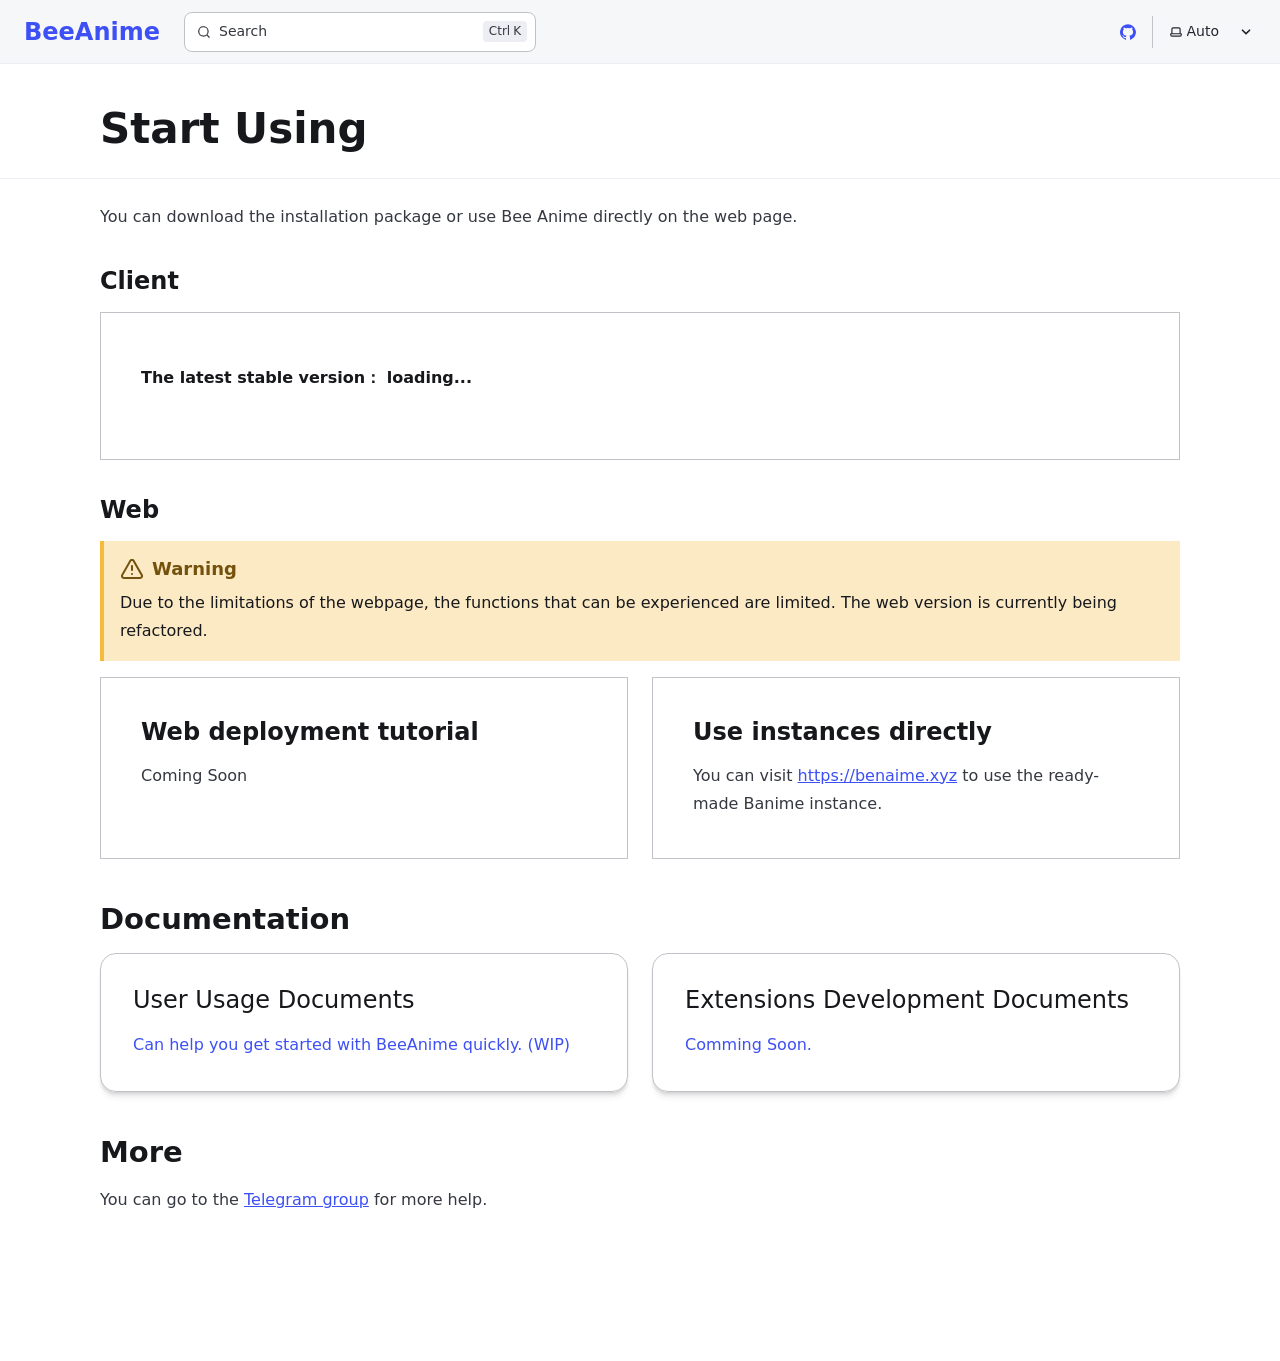
<file: download/index.html>
<!DOCTYPE html><html lang="en" dir="ltr" data-theme="dark" class="astro-bguv2lll"> <head><meta charset="utf-8"/><meta name="viewport" content="width=device-width, initial-scale=1"/><title>Start Using | BeeAnime</title><link rel="canonical"/><link rel="shortcut icon" href="/favicon.svg" type="image/svg+xml"/><meta name="generator" content="Astro v4.11.5"/><meta name="generator" content="Starlight v0.25.0"/><meta property="og:title" content="Start Using"/><meta property="og:type" content="article"/><meta property="og:url"/><meta property="og:locale" content="en"/><meta property="og:description" content="Start Using Miru"/><meta property="og:site_name" content="BeeAnime"/><meta name="twitter:card" content="summary_large_image"/><meta name="twitter:title" content="Start Using"/><meta name="twitter:description" content="Start Using Miru"/><meta name="description" content="Start Using Miru"/><script>
	window.StarlightThemeProvider = (() => {
		const storedTheme =
			typeof localStorage !== 'undefined' && localStorage.getItem('starlight-theme');
		const theme =
			storedTheme ||
			(window.matchMedia('(prefers-color-scheme: light)').matches ? 'light' : 'dark');
		document.documentElement.dataset.theme = theme === 'light' ? 'light' : 'dark';
		return {
			updatePickers(theme = storedTheme || 'auto') {
				document.querySelectorAll('starlight-theme-select').forEach((picker) => {
					const select = picker.querySelector('select');
					if (select) select.value = theme;
					/** @type {HTMLTemplateElement | null} */
					const tmpl = document.querySelector(`#theme-icons`);
					const newIcon = tmpl && tmpl.content.querySelector('.' + theme);
					if (newIcon) {
						const oldIcon = picker.querySelector('svg.label-icon');
						if (oldIcon) {
							oldIcon.replaceChildren(...newIcon.cloneNode(true).childNodes);
						}
					}
				});
			},
		};
	})();
</script><template id="theme-icons"><svg aria-hidden="true" class="light astro-c6vsoqas" width="16" height="16" viewBox="0 0 24 24" fill="currentColor" style="--sl-icon-size: 1em;"><path d="M5 12a1 1 0 0 0-1-1H3a1 1 0 0 0 0 2h1a1 1 0 0 0 1-1Zm.64 5-.71.71a1 1 0 0 0 0 1.41 1 1 0 0 0 1.41 0l.71-.71A1 1 0 0 0 5.64 17ZM12 5a1 1 0 0 0 1-1V3a1 1 0 0 0-2 0v1a1 1 0 0 0 1 1Zm5.66 2.34a1 1 0 0 0 .7-.29l.71-.71a1 1 0 1 0-1.41-1.41l-.66.71a1 1 0 0 0 0 1.41 1 1 0 0 0 .66.29Zm-12-.29a1 1 0 0 0 1.41 0 1 1 0 0 0 0-1.41l-.71-.71a1.004 1.004 0 1 0-1.43 1.41l.73.71ZM21 11h-1a1 1 0 0 0 0 2h1a1 1 0 0 0 0-2Zm-2.64 6A1 1 0 0 0 17 18.36l.71.71a1 1 0 0 0 1.41 0 1 1 0 0 0 0-1.41l-.76-.66ZM12 6.5a5.5 5.5 0 1 0 5.5 5.5A5.51 5.51 0 0 0 12 6.5Zm0 9a3.5 3.5 0 1 1 0-7 3.5 3.5 0 0 1 0 7Zm0 3.5a1 1 0 0 0-1 1v1a1 1 0 0 0 2 0v-1a1 1 0 0 0-1-1Z"/></svg> <svg aria-hidden="true" class="dark astro-c6vsoqas" width="16" height="16" viewBox="0 0 24 24" fill="currentColor" style="--sl-icon-size: 1em;"><path d="M21.64 13a1 1 0 0 0-1.05-.14 8.049 8.049 0 0 1-3.37.73 8.15 8.15 0 0 1-8.14-8.1 8.59 8.59 0 0 1 .25-2A1 1 0 0 0 8 2.36a10.14 10.14 0 1 0 14 11.69 1 1 0 0 0-.36-1.05Zm-9.5 6.69A8.14 8.14 0 0 1 7.08 5.22v.27a10.15 10.15 0 0 0 10.14 10.14 9.784 9.784 0 0 0 2.1-.22 8.11 8.11 0 0 1-7.18 4.32v-.04Z"/></svg> <svg aria-hidden="true" class="auto astro-c6vsoqas" width="16" height="16" viewBox="0 0 24 24" fill="currentColor" style="--sl-icon-size: 1em;"><path d="M21 14h-1V7a3 3 0 0 0-3-3H7a3 3 0 0 0-3 3v7H3a1 1 0 0 0-1 1v2a3 3 0 0 0 3 3h14a3 3 0 0 0 3-3v-2a1 1 0 0 0-1-1ZM6 7a1 1 0 0 1 1-1h10a1 1 0 0 1 1 1v7H6V7Zm14 10a1 1 0 0 1-1 1H5a1 1 0 0 1-1-1v-1h16v1Z"/></svg> </template><link rel="stylesheet" href="/_astro/index.B6vuYqDC.css">
<style>:root{--sl-badge-default-border: var(--sl-color-accent);--sl-badge-default-bg: var(--sl-color-accent-low);--sl-badge-default-text: #fff;--sl-badge-note-border: var(--sl-color-blue);--sl-badge-note-bg: var(--sl-color-blue-low);--sl-badge-note-text: #fff;--sl-badge-danger-border: var(--sl-color-red);--sl-badge-danger-bg: var(--sl-color-red-low);--sl-badge-danger-text: #fff;--sl-badge-success-border: var(--sl-color-green);--sl-badge-success-bg: var(--sl-color-green-low);--sl-badge-success-text: #fff;--sl-badge-caution-border: var(--sl-color-orange);--sl-badge-caution-bg: var(--sl-color-orange-low);--sl-badge-caution-text: #fff;--sl-badge-tip-border: var(--sl-color-purple);--sl-badge-tip-bg: var(--sl-color-purple-low);--sl-badge-tip-text: #fff}[data-theme=light]:root{--sl-badge-default-bg: var(--sl-color-accent-high);--sl-badge-note-bg: var(--sl-color-blue-high);--sl-badge-danger-bg: var(--sl-color-red-high);--sl-badge-success-bg: var(--sl-color-green-high);--sl-badge-caution-bg: var(--sl-color-orange-high);--sl-badge-tip-bg: var(--sl-color-purple-high)}.sl-badge:where(.astro-avdet4wd){display:inline-block;border:1px solid var(--sl-color-border-badge);border-radius:.25rem;font-family:var(--sl-font-system-mono);line-height:normal;color:var(--sl-color-text-badge);background-color:var(--sl-color-bg-badge);overflow-wrap:anywhere}.sidebar-content .sl-badge:where(.astro-avdet4wd){line-height:1;font-size:var(--sl-text-xs);padding:.125rem .375rem}.sidebar-content a[aria-current=page]>.sl-badge:where(.astro-avdet4wd){--sl-color-bg-badge: transparent;--sl-color-border-badge: currentColor;color:inherit}.default:where(.astro-avdet4wd){--sl-color-bg-badge: var(--sl-badge-default-bg);--sl-color-border-badge: var(--sl-badge-default-border);--sl-color-text-badge: var(--sl-badge-default-text)}.note:where(.astro-avdet4wd){--sl-color-bg-badge: var(--sl-badge-note-bg);--sl-color-border-badge: var(--sl-badge-note-border);--sl-color-text-badge: var(--sl-badge-note-text)}.danger:where(.astro-avdet4wd){--sl-color-bg-badge: var(--sl-badge-danger-bg);--sl-color-border-badge: var(--sl-badge-danger-border);--sl-color-text-badge: var(--sl-badge-danger-text)}.success:where(.astro-avdet4wd){--sl-color-bg-badge: var(--sl-badge-success-bg);--sl-color-border-badge: var(--sl-badge-success-border);--sl-color-text-badge: var(--sl-badge-success-text)}.tip:where(.astro-avdet4wd){--sl-color-bg-badge: var(--sl-badge-tip-bg);--sl-color-border-badge: var(--sl-badge-tip-border);--sl-color-text-badge: var(--sl-badge-tip-text)}.caution:where(.astro-avdet4wd){--sl-color-bg-badge: var(--sl-badge-caution-bg);--sl-color-border-badge: var(--sl-badge-caution-border);--sl-color-text-badge: var(--sl-badge-caution-text)}.small:where(.astro-avdet4wd){font-size:var(--sl-text-xs);padding:.125rem .25rem}.medium:where(.astro-avdet4wd){font-size:var(--sl-text-sm);padding:.175rem .35rem}.large:where(.astro-avdet4wd){font-size:var(--sl-text-base);padding:.225rem .45rem}.sl-markdown-content :is(h1,h2,h3,h4,h5,h6) .sl-badge:where(.astro-avdet4wd){vertical-align:middle}
.card-grid:where(.astro-zntqmydn){display:grid;gap:1rem}.card-grid:where(.astro-zntqmydn)>*{margin-top:0!important}@media (min-width: 50rem){.card-grid:where(.astro-zntqmydn){grid-template-columns:1fr 1fr;gap:1.5rem}.stagger:where(.astro-zntqmydn){--stagger-height: 5rem;padding-bottom:var(--stagger-height)}.stagger:where(.astro-zntqmydn)>*:nth-child(2n){transform:translateY(var(--stagger-height))}}
.card:where(.astro-v5tidmuc){--sl-card-border: var(--sl-color-purple);--sl-card-bg: var(--sl-color-purple-low);border:1px solid var(--sl-color-gray-5);background-color:var(--sl-color-black);padding:clamp(1rem,calc(.125rem + 3vw),2.5rem);flex-direction:column;gap:clamp(.5rem,calc(.125rem + 1vw),1rem)}.card:where(.astro-v5tidmuc):nth-child(4n+1){--sl-card-border: var(--sl-color-orange);--sl-card-bg: var(--sl-color-orange-low)}.card:where(.astro-v5tidmuc):nth-child(4n+3){--sl-card-border: var(--sl-color-green);--sl-card-bg: var(--sl-color-green-low)}.card:where(.astro-v5tidmuc):nth-child(4n+4){--sl-card-border: var(--sl-color-red);--sl-card-bg: var(--sl-color-red-low)}.card:where(.astro-v5tidmuc):nth-child(4n+5){--sl-card-border: var(--sl-color-blue);--sl-card-bg: var(--sl-color-blue-low)}.title:where(.astro-v5tidmuc){font-weight:600;font-size:var(--sl-text-h4);color:var(--sl-color-white);line-height:var(--sl-line-height-headings);gap:1rem;align-items:center}.card:where(.astro-v5tidmuc) .icon:where(.astro-v5tidmuc){border:1px solid var(--sl-card-border);background-color:var(--sl-card-bg);padding:.2em;border-radius:.25rem}.card:where(.astro-v5tidmuc) .body:where(.astro-v5tidmuc){margin:0;font-size:clamp(var(--sl-text-sm),calc(.5rem + 1vw),var(--sl-text-body))}
svg:where(.astro-c6vsoqas){color:var(--sl-icon-color);font-size:var(--sl-icon-size, 1em);width:1em;height:1em}
.sl-steps{--bullet-size: calc(var(--sl-line-height) * 1rem);--bullet-margin: .375rem;list-style:none;counter-reset:steps-counter var(--sl-steps-start, 0);padding-inline-start:0}.sl-steps>li{counter-increment:steps-counter;position:relative;padding-inline-start:calc(var(--bullet-size) + 1rem);padding-bottom:1px;min-height:calc(var(--bullet-size) + var(--bullet-margin))}.sl-steps>li+li{margin-top:0}.sl-steps>li:before{content:counter(steps-counter);position:absolute;top:0;inset-inline-start:0;width:var(--bullet-size);height:var(--bullet-size);line-height:var(--bullet-size);font-size:var(--sl-text-xs);font-weight:600;text-align:center;color:var(--sl-color-white);background-color:var(--sl-color-gray-6);border-radius:99rem;box-shadow:inset 0 0 0 1px var(--sl-color-gray-5)}.sl-steps>li:not(:last-of-type):after{--guide-width: 1px;content:"";position:absolute;top:calc(var(--bullet-size) + var(--bullet-margin));bottom:var(--bullet-margin);inset-inline-start:calc((var(--bullet-size) - var(--guide-width)) / 2);width:var(--guide-width);background-color:var(--sl-color-hairline-light)}.sl-steps>li>:first-child{--lh: calc(1em * var(--sl-line-height));--shift-y: calc(.5 * (var(--bullet-size) - var(--lh)));transform:translateY(var(--shift-y));margin-bottom:var(--shift-y)}.sl-steps>li>:first-child:where(h1,h2,h3,h4,h5,h6){--lh: calc(1em * var(--sl-line-height-headings))}@supports (--prop: 1lh){.sl-steps>li>:first-child{--lh: 1lh}}
</style><script type="module" src="/_astro/hoisted.D2PCZP5e.js"></script>
<script type="module" src="/_astro/page.LS5KDvwX.js"></script><style>.card:where(.astro-mwsdxrod){text-decoration:none!important;color:var(--sl-color-gray-2);box-shadow:var(--sl-shadow-md);border:1px solid var(--sl-color-gray-5);border-radius:1rem;padding:clamp(1rem,calc(.125rem + 3vw),2rem);display:block;width:100%}.title:where(.astro-mwsdxrod){display:block;color:var(--sl-color-white);font-size:var(--sl-text-2xl);line-height:var(--sl-line-height-headings);margin-bottom:.5rem}.card:where(.astro-mwsdxrod):hover{border-color:var(--sl-color-gray-2)}
</style><style>._download-view_htyml_1 h6{margin-bottom:2rem!important;margin-top:0!important}._button-container_htyml_6{margin:2rem 0}._button_htyml_6{display:inline-block;align-items:center;border-radius:999rem;padding:.8rem 1.125rem;margin-bottom:.5rem;line-height:1.1875;text-decoration:none;font-size:var(--sl-text-sm);background:var(--sl-color-text-accent);color:var(--sl-color-black)!important;margin-right:1rem;cursor:pointer}._markdown-body_htyml_25 h3{margin-top:2rem;margin-bottom:1rem;font-size:1.5rem;font-weight:600;line-height:1.25}
</style><script src="/_astro/Tabs.astro_astro_type_script_index_0_lang.CCIyraCc.js" type="module"></script></head> <body class="astro-bguv2lll"> <a href="#_top" class="astro-7q3lir66">Skip to content</a>  <div class="page sl-flex astro-vrdttmbt"> <header class="header astro-vrdttmbt"><div class="header sl-flex astro-kmkmnagf"> <div class="title-wrapper sl-flex astro-kmkmnagf"> <a href="/" class="site-title sl-flex astro-m46x6ez3">  <span class="astro-m46x6ez3"> BeeAnime </span> </a>  </div> <div class="sl-flex astro-kmkmnagf"> <site-search data-translations="{&#34;placeholder&#34;:&#34;Search&#34;}" class="astro-v37mnknz"> <button data-open-modal disabled aria-label="Search" aria-keyshortcuts="Control+K" class="astro-v37mnknz"> <svg aria-hidden="true" class="astro-v37mnknz astro-c6vsoqas" width="16" height="16" viewBox="0 0 24 24" fill="currentColor" style="--sl-icon-size: 1em;"><path d="M21.71 20.29 18 16.61A9 9 0 1 0 16.61 18l3.68 3.68a.999.999 0 0 0 1.42 0 1 1 0 0 0 0-1.39ZM11 18a7 7 0 1 1 0-14 7 7 0 0 1 0 14Z"/></svg>  <span class="sl-hidden md:sl-block astro-v37mnknz" aria-hidden="true">Search</span> <kbd class="sl-hidden md:sl-flex astro-v37mnknz" style="display: none;"> <kbd class="astro-v37mnknz">Ctrl</kbd><kbd class="astro-v37mnknz">K</kbd> </kbd> </button> <dialog style="padding:0" aria-label="Search" class="astro-v37mnknz"> <div class="dialog-frame sl-flex astro-v37mnknz">  <button data-close-modal class="sl-flex md:sl-hidden astro-v37mnknz"> Cancel </button> <div class="search-container astro-v37mnknz"> <div id="starlight__search" class="astro-v37mnknz"></div> </div> </div> </dialog> </site-search>  <script>
	(() => {
		const openBtn = document.querySelector('button[data-open-modal]');
		const shortcut = openBtn?.querySelector('kbd');
		if (!openBtn || !(shortcut instanceof HTMLElement)) return;
		const platformKey = shortcut.querySelector('kbd');
		if (platformKey && /(Mac|iPhone|iPod|iPad)/i.test(navigator.platform)) {
			platformKey.textContent = '⌘';
			openBtn.setAttribute('aria-keyshortcuts', 'Meta+K');
		}
		shortcut.style.display = '';
	})();
</script>    </div> <div class="sl-hidden md:sl-flex right-group astro-kmkmnagf"> <div class="sl-flex social-icons astro-kmkmnagf"> <a href="https://github.com/withastro/starlight" rel="me" class="sl-flex astro-wy4te6ga"><span class="sr-only astro-wy4te6ga">GitHub</span><svg aria-hidden="true" class="astro-wy4te6ga astro-c6vsoqas" width="16" height="16" viewBox="0 0 24 24" fill="currentColor" style="--sl-icon-size: 1em;"><path d="M12 .3a12 12 0 0 0-3.8 23.38c.6.12.83-.26.83-.57L9 21.07c-3.34.72-4.04-1.61-4.04-1.61-.55-1.39-1.34-1.76-1.34-1.76-1.08-.74.09-.73.09-.73 1.2.09 1.83 1.24 1.83 1.24 1.08 1.83 2.81 1.3 3.5 1 .1-.78.42-1.31.76-1.61-2.67-.3-5.47-1.33-5.47-5.93 0-1.31.47-2.38 1.24-3.22-.14-.3-.54-1.52.1-3.18 0 0 1-.32 3.3 1.23a11.5 11.5 0 0 1 6 0c2.28-1.55 3.29-1.23 3.29-1.23.64 1.66.24 2.88.12 3.18a4.65 4.65 0 0 1 1.23 3.22c0 4.61-2.8 5.63-5.48 5.92.42.36.81 1.1.81 2.22l-.01 3.29c0 .31.2.69.82.57A12 12 0 0 0 12 .3Z"/></svg> </a> </div> <starlight-theme-select>  <label style="--sl-select-width: 6.25em" class="astro-4yphtoen"> <span class="sr-only astro-4yphtoen">Select theme</span> <svg aria-hidden="true" class="icon label-icon astro-4yphtoen astro-c6vsoqas" width="16" height="16" viewBox="0 0 24 24" fill="currentColor" style="--sl-icon-size: 1em;"><path d="M21 14h-1V7a3 3 0 0 0-3-3H7a3 3 0 0 0-3 3v7H3a1 1 0 0 0-1 1v2a3 3 0 0 0 3 3h14a3 3 0 0 0 3-3v-2a1 1 0 0 0-1-1ZM6 7a1 1 0 0 1 1-1h10a1 1 0 0 1 1 1v7H6V7Zm14 10a1 1 0 0 1-1 1H5a1 1 0 0 1-1-1v-1h16v1Z"/></svg>  <select value="auto" class="astro-4yphtoen"> <option value="dark" class="astro-4yphtoen">Dark</option><option value="light" class="astro-4yphtoen">Light</option><option value="auto" selected="true" class="astro-4yphtoen">Auto</option> </select> <svg aria-hidden="true" class="icon caret astro-4yphtoen astro-c6vsoqas" width="16" height="16" viewBox="0 0 24 24" fill="currentColor" style="--sl-icon-size: 1em;"><path d="M17 9.17a1 1 0 0 0-1.41 0L12 12.71 8.46 9.17a1 1 0 1 0-1.41 1.42l4.24 4.24a1.002 1.002 0 0 0 1.42 0L17 10.59a1.002 1.002 0 0 0 0-1.42Z"/></svg>  </label>  </starlight-theme-select>  <script>
	StarlightThemeProvider.updatePickers();
</script>   </div> </div> </header>  <div class="main-frame astro-vrdttmbt">  <div class="lg:sl-flex astro-67yu43on">  <div class="main-pane astro-67yu43on">  <main data-pagefind-body lang="en" dir="ltr" class="astro-bguv2lll">    <div class="content-panel astro-7nkwcw3z"> <div class="sl-container astro-7nkwcw3z"> <h1 id="_top" class="astro-j6tvhyss">Start Using</h1>  </div> </div>  <div class="content-panel astro-7nkwcw3z"> <div class="sl-container astro-7nkwcw3z"> <div class="sl-markdown-content"> <p>You can download the installation package or use Bee Anime directly on the web page.</p>
<h4 id="client">Client</h4>


<article class="card sl-flex astro-v5tidmuc"> <p class="title sl-flex astro-v5tidmuc">  <span class="astro-v5tidmuc"></span> </p> <div class="body astro-v5tidmuc"><style>astro-island,astro-slot,astro-static-slot{display:contents}</style><script>(()=>{var e=async t=>{await(await t())()};(self.Astro||(self.Astro={})).load=e;window.dispatchEvent(new Event("astro:load"));})();;(()=>{var A=Object.defineProperty;var g=(i,o,a)=>o in i?A(i,o,{enumerable:!0,configurable:!0,writable:!0,value:a}):i[o]=a;var d=(i,o,a)=>g(i,typeof o!="symbol"?o+"":o,a);{let i={0:t=>m(t),1:t=>a(t),2:t=>new RegExp(t),3:t=>new Date(t),4:t=>new Map(a(t)),5:t=>new Set(a(t)),6:t=>BigInt(t),7:t=>new URL(t),8:t=>new Uint8Array(t),9:t=>new Uint16Array(t),10:t=>new Uint32Array(t)},o=t=>{let[l,e]=t;return l in i?i[l](e):void 0},a=t=>t.map(o),m=t=>typeof t!="object"||t===null?t:Object.fromEntries(Object.entries(t).map(([l,e])=>[l,o(e)]));class y extends HTMLElement{constructor(){super(...arguments);d(this,"Component");d(this,"hydrator");d(this,"hydrate",async()=>{var b;if(!this.hydrator||!this.isConnected)return;let e=(b=this.parentElement)==null?void 0:b.closest("astro-island[ssr]");if(e){e.addEventListener("astro:hydrate",this.hydrate,{once:!0});return}let c=this.querySelectorAll("astro-slot"),n={},h=this.querySelectorAll("template[data-astro-template]");for(let r of h){let s=r.closest(this.tagName);s!=null&&s.isSameNode(this)&&(n[r.getAttribute("data-astro-template")||"default"]=r.innerHTML,r.remove())}for(let r of c){let s=r.closest(this.tagName);s!=null&&s.isSameNode(this)&&(n[r.getAttribute("name")||"default"]=r.innerHTML)}let p;try{p=this.hasAttribute("props")?m(JSON.parse(this.getAttribute("props"))):{}}catch(r){let s=this.getAttribute("component-url")||"<unknown>",v=this.getAttribute("component-export");throw v&&(s+=` (export ${v})`),console.error(`[hydrate] Error parsing props for component ${s}`,this.getAttribute("props"),r),r}let u;await this.hydrator(this)(this.Component,p,n,{client:this.getAttribute("client")}),this.removeAttribute("ssr"),this.dispatchEvent(new CustomEvent("astro:hydrate"))});d(this,"unmount",()=>{this.isConnected||this.dispatchEvent(new CustomEvent("astro:unmount"))})}disconnectedCallback(){document.removeEventListener("astro:after-swap",this.unmount),document.addEventListener("astro:after-swap",this.unmount,{once:!0})}connectedCallback(){if(!this.hasAttribute("await-children")||document.readyState==="interactive"||document.readyState==="complete")this.childrenConnectedCallback();else{let e=()=>{document.removeEventListener("DOMContentLoaded",e),c.disconnect(),this.childrenConnectedCallback()},c=new MutationObserver(()=>{var n;((n=this.lastChild)==null?void 0:n.nodeType)===Node.COMMENT_NODE&&this.lastChild.nodeValue==="astro:end"&&(this.lastChild.remove(),e())});c.observe(this,{childList:!0}),document.addEventListener("DOMContentLoaded",e)}}async childrenConnectedCallback(){let e=this.getAttribute("before-hydration-url");e&&await import(e),this.start()}async start(){let e=JSON.parse(this.getAttribute("opts")),c=this.getAttribute("client");if(Astro[c]===void 0){window.addEventListener(`astro:${c}`,()=>this.start(),{once:!0});return}try{await Astro[c](async()=>{let n=this.getAttribute("renderer-url"),[h,{default:p}]=await Promise.all([import(this.getAttribute("component-url")),n?import(n):()=>()=>{}]),u=this.getAttribute("component-export")||"default";if(!u.includes("."))this.Component=h[u];else{this.Component=h;for(let f of u.split("."))this.Component=this.Component[f]}return this.hydrator=p,this.hydrate},e,this)}catch(n){console.error(`[astro-island] Error hydrating ${this.getAttribute("component-url")}`,n)}}attributeChangedCallback(){this.hydrate()}}d(y,"observedAttributes",["props"]),customElements.get("astro-island")||customElements.define("astro-island",y)}})();</script><astro-island uid="gcUTQ" prefix="r0" component-url="/_astro/index.UYWQGMu4.js" component-export="default" renderer-url="/_astro/client.BIGLHmRd.js" props="{}" ssr="" client="load" opts="{&quot;name&quot;:&quot;DownloadView&quot;,&quot;value&quot;:true}" await-children=""><div class="_download-view_htyml_1"><h6>The latest stable version： <!-- -->loading...</h6></div><!--astro:end--></astro-island></div> </article> 
<h4 id="web">Web</h4>
<aside aria-label="Warning" class="starlight-aside starlight-aside--caution"><p class="starlight-aside__title" aria-hidden="true"><svg viewBox="0 0 24 24" width="16" height="16" fill="currentColor" class="starlight-aside__icon"><path d="M12 16C11.8022 16 11.6089 16.0587 11.4444 16.1686C11.28 16.2784 11.1518 16.4346 11.0761 16.6173C11.0004 16.8001 10.9806 17.0011 11.0192 17.1951C11.0578 17.3891 11.153 17.5673 11.2929 17.7071C11.4327 17.847 11.6109 17.9422 11.8049 17.9808C11.9989 18.0194 12.2 17.9996 12.3827 17.9239C12.5654 17.8482 12.7216 17.72 12.8315 17.5556C12.9413 17.3911 13 17.1978 13 17C13 16.7348 12.8946 16.4805 12.7071 16.2929C12.5196 16.1054 12.2652 16 12 16ZM22.67 17.47L14.62 3.47003C14.3598 3.00354 13.9798 2.61498 13.5192 2.3445C13.0586 2.07401 12.5341 1.9314 12 1.9314C11.4659 1.9314 10.9414 2.07401 10.4808 2.3445C10.0202 2.61498 9.64019 3.00354 9.38 3.47003L1.38 17.47C1.11079 17.924 0.966141 18.441 0.960643 18.9688C0.955144 19.4966 1.089 20.0166 1.34868 20.4761C1.60837 20.9356 1.9847 21.3185 2.43968 21.5861C2.89466 21.8536 3.41218 21.9964 3.94 22H20.06C20.5921 22.0053 21.1159 21.8689 21.5779 21.6049C22.0399 21.341 22.4234 20.9589 22.689 20.4978C22.9546 20.0368 23.0928 19.5134 23.0895 18.9814C23.0862 18.4493 22.9414 17.9277 22.67 17.47ZM20.94 19.47C20.8523 19.626 20.7245 19.7556 20.5697 19.8453C20.4149 19.935 20.2389 19.9815 20.06 19.98H3.94C3.76111 19.9815 3.5851 19.935 3.43032 19.8453C3.27553 19.7556 3.14765 19.626 3.06 19.47C2.97223 19.318 2.92602 19.1456 2.92602 18.97C2.92602 18.7945 2.97223 18.622 3.06 18.47L11.06 4.47003C11.1439 4.30623 11.2714 4.16876 11.4284 4.07277C11.5855 3.97678 11.766 3.92599 11.95 3.92599C12.134 3.92599 12.3145 3.97678 12.4716 4.07277C12.6286 4.16876 12.7561 4.30623 12.84 4.47003L20.89 18.47C20.9892 18.6199 21.0462 18.7937 21.055 18.9732C21.0638 19.1527 21.0241 19.3312 20.94 19.49V19.47ZM12 8.00003C11.7348 8.00003 11.4804 8.10538 11.2929 8.29292C11.1054 8.48046 11 8.73481 11 9.00003V13C11 13.2652 11.1054 13.5196 11.2929 13.7071C11.4804 13.8947 11.7348 14 12 14C12.2652 14 12.5196 13.8947 12.7071 13.7071C12.8946 13.5196 13 13.2652 13 13V9.00003C13 8.73481 12.8946 8.48046 12.7071 8.29292C12.5196 8.10538 12.2652 8.00003 12 8.00003Z"></path></svg>Warning</p><section class="starlight-aside__content"><p>Due to the limitations of the webpage, the functions that can be experienced are limited.
The web version is currently being refactored.</p></section></aside>
<div class="card-grid astro-zntqmydn"><article class="card sl-flex astro-v5tidmuc"> <p class="title sl-flex astro-v5tidmuc">  <span class="astro-v5tidmuc">Web deployment tutorial</span> </p> <div class="body astro-v5tidmuc">Coming Soon</div> </article> <article class="card sl-flex astro-v5tidmuc"> <p class="title sl-flex astro-v5tidmuc">  <span class="astro-v5tidmuc">Use instances directly</span> </p> <div class="body astro-v5tidmuc"><p>You can visit <a href="https://benaime.xyz">https://benaime.xyz</a> to use the ready-made Banime instance.</p></div> </article> </div> 
<h3 id="documentation">Documentation</h3>
<div class="card-grid astro-zntqmydn"><a class="card astro-mwsdxrod"> <p class="title astro-mwsdxrod"> <span class="astro-mwsdxrod">User Usage Documents</span> </p> <div class="body astro-mwsdxrod"><p>Can help you get started with BeeAnime quickly. (WIP)</p></div> </a> <a class="card astro-mwsdxrod" href="/en/developer/"> <p class="title astro-mwsdxrod"> <span class="astro-mwsdxrod">Extensions Development Documents</span> </p> <div class="body astro-mwsdxrod"><p>Comming Soon.</p></div> </a> </div> 
<h3 id="more">More</h3>
<p>You can go to the <a href="https://t.me/example">Telegram group</a> for more help.</p> </div> <footer class="sl-flex astro-3yyafb3n"> <div class="meta sl-flex astro-3yyafb3n">   </div> <div class="pagination-links astro-u2l5gyhi" dir="ltr">   </div>   </footer>  </div> </div>   </main> </div> </div>  </div> </div>  </body></html>
</file>
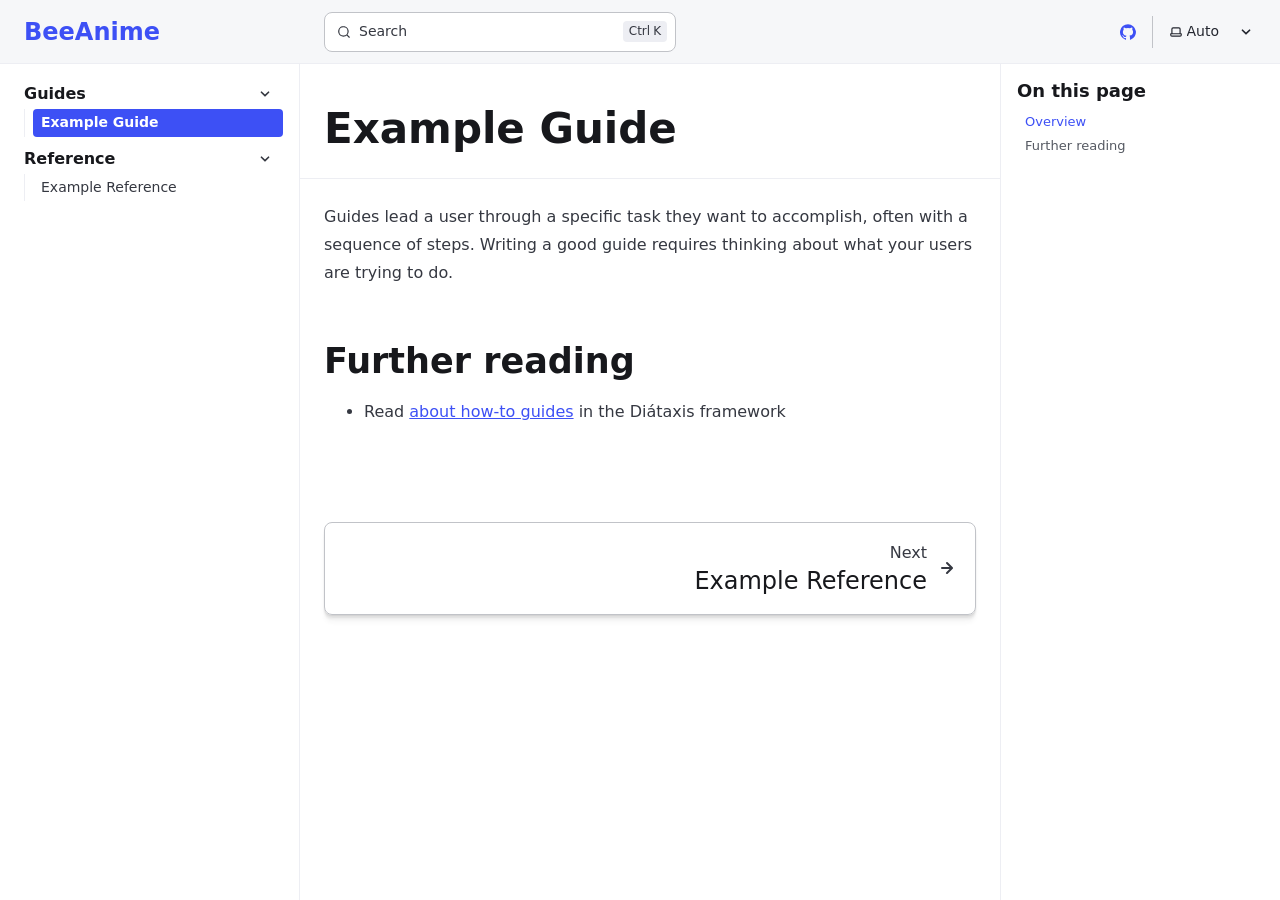
<file: guides/example/index.html>
<!DOCTYPE html><html lang="en" dir="ltr" data-has-toc data-has-sidebar data-theme="dark" class="astro-bguv2lll"> <head><meta charset="utf-8"/><meta name="viewport" content="width=device-width, initial-scale=1"/><title>Example Guide | BeeAnime</title><link rel="canonical"/><link rel="shortcut icon" href="/favicon.svg" type="image/svg+xml"/><meta name="generator" content="Astro v4.11.5"/><meta name="generator" content="Starlight v0.25.0"/><meta property="og:title" content="Example Guide"/><meta property="og:type" content="article"/><meta property="og:url"/><meta property="og:locale" content="en"/><meta property="og:description" content="A guide in my new Starlight docs site."/><meta property="og:site_name" content="BeeAnime"/><meta name="twitter:card" content="summary_large_image"/><meta name="twitter:title" content="Example Guide"/><meta name="twitter:description" content="A guide in my new Starlight docs site."/><meta name="description" content="A guide in my new Starlight docs site."/><script>
	window.StarlightThemeProvider = (() => {
		const storedTheme =
			typeof localStorage !== 'undefined' && localStorage.getItem('starlight-theme');
		const theme =
			storedTheme ||
			(window.matchMedia('(prefers-color-scheme: light)').matches ? 'light' : 'dark');
		document.documentElement.dataset.theme = theme === 'light' ? 'light' : 'dark';
		return {
			updatePickers(theme = storedTheme || 'auto') {
				document.querySelectorAll('starlight-theme-select').forEach((picker) => {
					const select = picker.querySelector('select');
					if (select) select.value = theme;
					/** @type {HTMLTemplateElement | null} */
					const tmpl = document.querySelector(`#theme-icons`);
					const newIcon = tmpl && tmpl.content.querySelector('.' + theme);
					if (newIcon) {
						const oldIcon = picker.querySelector('svg.label-icon');
						if (oldIcon) {
							oldIcon.replaceChildren(...newIcon.cloneNode(true).childNodes);
						}
					}
				});
			},
		};
	})();
</script><template id="theme-icons"><svg aria-hidden="true" class="light astro-c6vsoqas" width="16" height="16" viewBox="0 0 24 24" fill="currentColor" style="--sl-icon-size: 1em;"><path d="M5 12a1 1 0 0 0-1-1H3a1 1 0 0 0 0 2h1a1 1 0 0 0 1-1Zm.64 5-.71.71a1 1 0 0 0 0 1.41 1 1 0 0 0 1.41 0l.71-.71A1 1 0 0 0 5.64 17ZM12 5a1 1 0 0 0 1-1V3a1 1 0 0 0-2 0v1a1 1 0 0 0 1 1Zm5.66 2.34a1 1 0 0 0 .7-.29l.71-.71a1 1 0 1 0-1.41-1.41l-.66.71a1 1 0 0 0 0 1.41 1 1 0 0 0 .66.29Zm-12-.29a1 1 0 0 0 1.41 0 1 1 0 0 0 0-1.41l-.71-.71a1.004 1.004 0 1 0-1.43 1.41l.73.71ZM21 11h-1a1 1 0 0 0 0 2h1a1 1 0 0 0 0-2Zm-2.64 6A1 1 0 0 0 17 18.36l.71.71a1 1 0 0 0 1.41 0 1 1 0 0 0 0-1.41l-.76-.66ZM12 6.5a5.5 5.5 0 1 0 5.5 5.5A5.51 5.51 0 0 0 12 6.5Zm0 9a3.5 3.5 0 1 1 0-7 3.5 3.5 0 0 1 0 7Zm0 3.5a1 1 0 0 0-1 1v1a1 1 0 0 0 2 0v-1a1 1 0 0 0-1-1Z"/></svg> <svg aria-hidden="true" class="dark astro-c6vsoqas" width="16" height="16" viewBox="0 0 24 24" fill="currentColor" style="--sl-icon-size: 1em;"><path d="M21.64 13a1 1 0 0 0-1.05-.14 8.049 8.049 0 0 1-3.37.73 8.15 8.15 0 0 1-8.14-8.1 8.59 8.59 0 0 1 .25-2A1 1 0 0 0 8 2.36a10.14 10.14 0 1 0 14 11.69 1 1 0 0 0-.36-1.05Zm-9.5 6.69A8.14 8.14 0 0 1 7.08 5.22v.27a10.15 10.15 0 0 0 10.14 10.14 9.784 9.784 0 0 0 2.1-.22 8.11 8.11 0 0 1-7.18 4.32v-.04Z"/></svg> <svg aria-hidden="true" class="auto astro-c6vsoqas" width="16" height="16" viewBox="0 0 24 24" fill="currentColor" style="--sl-icon-size: 1em;"><path d="M21 14h-1V7a3 3 0 0 0-3-3H7a3 3 0 0 0-3 3v7H3a1 1 0 0 0-1 1v2a3 3 0 0 0 3 3h14a3 3 0 0 0 3-3v-2a1 1 0 0 0-1-1ZM6 7a1 1 0 0 1 1-1h10a1 1 0 0 1 1 1v7H6V7Zm14 10a1 1 0 0 1-1 1H5a1 1 0 0 1-1-1v-1h16v1Z"/></svg> </template><link rel="stylesheet" href="/_astro/index.B6vuYqDC.css">
<style>:root{--sl-badge-default-border: var(--sl-color-accent);--sl-badge-default-bg: var(--sl-color-accent-low);--sl-badge-default-text: #fff;--sl-badge-note-border: var(--sl-color-blue);--sl-badge-note-bg: var(--sl-color-blue-low);--sl-badge-note-text: #fff;--sl-badge-danger-border: var(--sl-color-red);--sl-badge-danger-bg: var(--sl-color-red-low);--sl-badge-danger-text: #fff;--sl-badge-success-border: var(--sl-color-green);--sl-badge-success-bg: var(--sl-color-green-low);--sl-badge-success-text: #fff;--sl-badge-caution-border: var(--sl-color-orange);--sl-badge-caution-bg: var(--sl-color-orange-low);--sl-badge-caution-text: #fff;--sl-badge-tip-border: var(--sl-color-purple);--sl-badge-tip-bg: var(--sl-color-purple-low);--sl-badge-tip-text: #fff}[data-theme=light]:root{--sl-badge-default-bg: var(--sl-color-accent-high);--sl-badge-note-bg: var(--sl-color-blue-high);--sl-badge-danger-bg: var(--sl-color-red-high);--sl-badge-success-bg: var(--sl-color-green-high);--sl-badge-caution-bg: var(--sl-color-orange-high);--sl-badge-tip-bg: var(--sl-color-purple-high)}.sl-badge:where(.astro-avdet4wd){display:inline-block;border:1px solid var(--sl-color-border-badge);border-radius:.25rem;font-family:var(--sl-font-system-mono);line-height:normal;color:var(--sl-color-text-badge);background-color:var(--sl-color-bg-badge);overflow-wrap:anywhere}.sidebar-content .sl-badge:where(.astro-avdet4wd){line-height:1;font-size:var(--sl-text-xs);padding:.125rem .375rem}.sidebar-content a[aria-current=page]>.sl-badge:where(.astro-avdet4wd){--sl-color-bg-badge: transparent;--sl-color-border-badge: currentColor;color:inherit}.default:where(.astro-avdet4wd){--sl-color-bg-badge: var(--sl-badge-default-bg);--sl-color-border-badge: var(--sl-badge-default-border);--sl-color-text-badge: var(--sl-badge-default-text)}.note:where(.astro-avdet4wd){--sl-color-bg-badge: var(--sl-badge-note-bg);--sl-color-border-badge: var(--sl-badge-note-border);--sl-color-text-badge: var(--sl-badge-note-text)}.danger:where(.astro-avdet4wd){--sl-color-bg-badge: var(--sl-badge-danger-bg);--sl-color-border-badge: var(--sl-badge-danger-border);--sl-color-text-badge: var(--sl-badge-danger-text)}.success:where(.astro-avdet4wd){--sl-color-bg-badge: var(--sl-badge-success-bg);--sl-color-border-badge: var(--sl-badge-success-border);--sl-color-text-badge: var(--sl-badge-success-text)}.tip:where(.astro-avdet4wd){--sl-color-bg-badge: var(--sl-badge-tip-bg);--sl-color-border-badge: var(--sl-badge-tip-border);--sl-color-text-badge: var(--sl-badge-tip-text)}.caution:where(.astro-avdet4wd){--sl-color-bg-badge: var(--sl-badge-caution-bg);--sl-color-border-badge: var(--sl-badge-caution-border);--sl-color-text-badge: var(--sl-badge-caution-text)}.small:where(.astro-avdet4wd){font-size:var(--sl-text-xs);padding:.125rem .25rem}.medium:where(.astro-avdet4wd){font-size:var(--sl-text-sm);padding:.175rem .35rem}.large:where(.astro-avdet4wd){font-size:var(--sl-text-base);padding:.225rem .45rem}.sl-markdown-content :is(h1,h2,h3,h4,h5,h6) .sl-badge:where(.astro-avdet4wd){vertical-align:middle}
.card-grid:where(.astro-zntqmydn){display:grid;gap:1rem}.card-grid:where(.astro-zntqmydn)>*{margin-top:0!important}@media (min-width: 50rem){.card-grid:where(.astro-zntqmydn){grid-template-columns:1fr 1fr;gap:1.5rem}.stagger:where(.astro-zntqmydn){--stagger-height: 5rem;padding-bottom:var(--stagger-height)}.stagger:where(.astro-zntqmydn)>*:nth-child(2n){transform:translateY(var(--stagger-height))}}
.card:where(.astro-v5tidmuc){--sl-card-border: var(--sl-color-purple);--sl-card-bg: var(--sl-color-purple-low);border:1px solid var(--sl-color-gray-5);background-color:var(--sl-color-black);padding:clamp(1rem,calc(.125rem + 3vw),2.5rem);flex-direction:column;gap:clamp(.5rem,calc(.125rem + 1vw),1rem)}.card:where(.astro-v5tidmuc):nth-child(4n+1){--sl-card-border: var(--sl-color-orange);--sl-card-bg: var(--sl-color-orange-low)}.card:where(.astro-v5tidmuc):nth-child(4n+3){--sl-card-border: var(--sl-color-green);--sl-card-bg: var(--sl-color-green-low)}.card:where(.astro-v5tidmuc):nth-child(4n+4){--sl-card-border: var(--sl-color-red);--sl-card-bg: var(--sl-color-red-low)}.card:where(.astro-v5tidmuc):nth-child(4n+5){--sl-card-border: var(--sl-color-blue);--sl-card-bg: var(--sl-color-blue-low)}.title:where(.astro-v5tidmuc){font-weight:600;font-size:var(--sl-text-h4);color:var(--sl-color-white);line-height:var(--sl-line-height-headings);gap:1rem;align-items:center}.card:where(.astro-v5tidmuc) .icon:where(.astro-v5tidmuc){border:1px solid var(--sl-card-border);background-color:var(--sl-card-bg);padding:.2em;border-radius:.25rem}.card:where(.astro-v5tidmuc) .body:where(.astro-v5tidmuc){margin:0;font-size:clamp(var(--sl-text-sm),calc(.5rem + 1vw),var(--sl-text-body))}
svg:where(.astro-c6vsoqas){color:var(--sl-icon-color);font-size:var(--sl-icon-size, 1em);width:1em;height:1em}
.sl-steps{--bullet-size: calc(var(--sl-line-height) * 1rem);--bullet-margin: .375rem;list-style:none;counter-reset:steps-counter var(--sl-steps-start, 0);padding-inline-start:0}.sl-steps>li{counter-increment:steps-counter;position:relative;padding-inline-start:calc(var(--bullet-size) + 1rem);padding-bottom:1px;min-height:calc(var(--bullet-size) + var(--bullet-margin))}.sl-steps>li+li{margin-top:0}.sl-steps>li:before{content:counter(steps-counter);position:absolute;top:0;inset-inline-start:0;width:var(--bullet-size);height:var(--bullet-size);line-height:var(--bullet-size);font-size:var(--sl-text-xs);font-weight:600;text-align:center;color:var(--sl-color-white);background-color:var(--sl-color-gray-6);border-radius:99rem;box-shadow:inset 0 0 0 1px var(--sl-color-gray-5)}.sl-steps>li:not(:last-of-type):after{--guide-width: 1px;content:"";position:absolute;top:calc(var(--bullet-size) + var(--bullet-margin));bottom:var(--bullet-margin);inset-inline-start:calc((var(--bullet-size) - var(--guide-width)) / 2);width:var(--guide-width);background-color:var(--sl-color-hairline-light)}.sl-steps>li>:first-child{--lh: calc(1em * var(--sl-line-height));--shift-y: calc(.5 * (var(--bullet-size) - var(--lh)));transform:translateY(var(--shift-y));margin-bottom:var(--shift-y)}.sl-steps>li>:first-child:where(h1,h2,h3,h4,h5,h6){--lh: calc(1em * var(--sl-line-height-headings))}@supports (--prop: 1lh){.sl-steps>li>:first-child{--lh: 1lh}}
</style><script type="module" src="/_astro/hoisted.D2PCZP5e.js"></script>
<script type="module" src="/_astro/page.LS5KDvwX.js"></script></head> <body class="astro-bguv2lll"> <a href="#_top" class="astro-7q3lir66">Skip to content</a>  <div class="page sl-flex astro-vrdttmbt"> <header class="header astro-vrdttmbt"><div class="header sl-flex astro-kmkmnagf"> <div class="title-wrapper sl-flex astro-kmkmnagf"> <a href="/" class="site-title sl-flex astro-m46x6ez3">  <span class="astro-m46x6ez3"> BeeAnime </span> </a>  </div> <div class="sl-flex astro-kmkmnagf"> <site-search data-translations="{&#34;placeholder&#34;:&#34;Search&#34;}" class="astro-v37mnknz"> <button data-open-modal disabled aria-label="Search" aria-keyshortcuts="Control+K" class="astro-v37mnknz"> <svg aria-hidden="true" class="astro-v37mnknz astro-c6vsoqas" width="16" height="16" viewBox="0 0 24 24" fill="currentColor" style="--sl-icon-size: 1em;"><path d="M21.71 20.29 18 16.61A9 9 0 1 0 16.61 18l3.68 3.68a.999.999 0 0 0 1.42 0 1 1 0 0 0 0-1.39ZM11 18a7 7 0 1 1 0-14 7 7 0 0 1 0 14Z"/></svg>  <span class="sl-hidden md:sl-block astro-v37mnknz" aria-hidden="true">Search</span> <kbd class="sl-hidden md:sl-flex astro-v37mnknz" style="display: none;"> <kbd class="astro-v37mnknz">Ctrl</kbd><kbd class="astro-v37mnknz">K</kbd> </kbd> </button> <dialog style="padding:0" aria-label="Search" class="astro-v37mnknz"> <div class="dialog-frame sl-flex astro-v37mnknz">  <button data-close-modal class="sl-flex md:sl-hidden astro-v37mnknz"> Cancel </button> <div class="search-container astro-v37mnknz"> <div id="starlight__search" class="astro-v37mnknz"></div> </div> </div> </dialog> </site-search>  <script>
	(() => {
		const openBtn = document.querySelector('button[data-open-modal]');
		const shortcut = openBtn?.querySelector('kbd');
		if (!openBtn || !(shortcut instanceof HTMLElement)) return;
		const platformKey = shortcut.querySelector('kbd');
		if (platformKey && /(Mac|iPhone|iPod|iPad)/i.test(navigator.platform)) {
			platformKey.textContent = '⌘';
			openBtn.setAttribute('aria-keyshortcuts', 'Meta+K');
		}
		shortcut.style.display = '';
	})();
</script>    </div> <div class="sl-hidden md:sl-flex right-group astro-kmkmnagf"> <div class="sl-flex social-icons astro-kmkmnagf"> <a href="https://github.com/withastro/starlight" rel="me" class="sl-flex astro-wy4te6ga"><span class="sr-only astro-wy4te6ga">GitHub</span><svg aria-hidden="true" class="astro-wy4te6ga astro-c6vsoqas" width="16" height="16" viewBox="0 0 24 24" fill="currentColor" style="--sl-icon-size: 1em;"><path d="M12 .3a12 12 0 0 0-3.8 23.38c.6.12.83-.26.83-.57L9 21.07c-3.34.72-4.04-1.61-4.04-1.61-.55-1.39-1.34-1.76-1.34-1.76-1.08-.74.09-.73.09-.73 1.2.09 1.83 1.24 1.83 1.24 1.08 1.83 2.81 1.3 3.5 1 .1-.78.42-1.31.76-1.61-2.67-.3-5.47-1.33-5.47-5.93 0-1.31.47-2.38 1.24-3.22-.14-.3-.54-1.52.1-3.18 0 0 1-.32 3.3 1.23a11.5 11.5 0 0 1 6 0c2.28-1.55 3.29-1.23 3.29-1.23.64 1.66.24 2.88.12 3.18a4.65 4.65 0 0 1 1.23 3.22c0 4.61-2.8 5.63-5.48 5.92.42.36.81 1.1.81 2.22l-.01 3.29c0 .31.2.69.82.57A12 12 0 0 0 12 .3Z"/></svg> </a> </div> <starlight-theme-select>  <label style="--sl-select-width: 6.25em" class="astro-4yphtoen"> <span class="sr-only astro-4yphtoen">Select theme</span> <svg aria-hidden="true" class="icon label-icon astro-4yphtoen astro-c6vsoqas" width="16" height="16" viewBox="0 0 24 24" fill="currentColor" style="--sl-icon-size: 1em;"><path d="M21 14h-1V7a3 3 0 0 0-3-3H7a3 3 0 0 0-3 3v7H3a1 1 0 0 0-1 1v2a3 3 0 0 0 3 3h14a3 3 0 0 0 3-3v-2a1 1 0 0 0-1-1ZM6 7a1 1 0 0 1 1-1h10a1 1 0 0 1 1 1v7H6V7Zm14 10a1 1 0 0 1-1 1H5a1 1 0 0 1-1-1v-1h16v1Z"/></svg>  <select value="auto" class="astro-4yphtoen"> <option value="dark" class="astro-4yphtoen">Dark</option><option value="light" class="astro-4yphtoen">Light</option><option value="auto" selected="true" class="astro-4yphtoen">Auto</option> </select> <svg aria-hidden="true" class="icon caret astro-4yphtoen astro-c6vsoqas" width="16" height="16" viewBox="0 0 24 24" fill="currentColor" style="--sl-icon-size: 1em;"><path d="M17 9.17a1 1 0 0 0-1.41 0L12 12.71 8.46 9.17a1 1 0 1 0-1.41 1.42l4.24 4.24a1.002 1.002 0 0 0 1.42 0L17 10.59a1.002 1.002 0 0 0 0-1.42Z"/></svg>  </label>  </starlight-theme-select>  <script>
	StarlightThemeProvider.updatePickers();
</script>   </div> </div> </header> <nav class="sidebar astro-vrdttmbt" aria-label="Main"> <starlight-menu-button class="astro-jif73yzw"> <button aria-expanded="false" aria-label="Menu" aria-controls="starlight__sidebar" class="sl-flex md:sl-hidden astro-jif73yzw"> <svg aria-hidden="true" class="astro-jif73yzw astro-c6vsoqas" width="16" height="16" viewBox="0 0 24 24" fill="currentColor" style="--sl-icon-size: 1em;"><path d="M3 8h18a1 1 0 1 0 0-2H3a1 1 0 0 0 0 2Zm18 8H3a1 1 0 0 0 0 2h18a1 1 0 0 0 0-2Zm0-5H3a1 1 0 0 0 0 2h18a1 1 0 0 0 0-2Z"/></svg>  </button> </starlight-menu-button>    <div id="starlight__sidebar" class="sidebar-pane astro-vrdttmbt"> <div class="sidebar-content sl-flex astro-vrdttmbt"> <ul class="top-level astro-3ii7xxms"> <li class="astro-3ii7xxms"> <details open class="astro-3ii7xxms"> <summary class="astro-3ii7xxms"> <div class="group-label astro-3ii7xxms"> <span class="large astro-3ii7xxms">Guides</span>  </div> <svg aria-hidden="true" class="caret astro-3ii7xxms astro-c6vsoqas" width="16" height="16" viewBox="0 0 24 24" fill="currentColor" style="--sl-icon-size: 1.25rem;"><path d="m14.83 11.29-4.24-4.24a1 1 0 1 0-1.42 1.41L12.71 12l-3.54 3.54a1 1 0 0 0 0 1.41 1 1 0 0 0 .71.29 1 1 0 0 0 .71-.29l4.24-4.24a1.002 1.002 0 0 0 0-1.42Z"/></svg>  </summary> <ul class="astro-3ii7xxms"> <li class="astro-3ii7xxms"> <a href="/guides/example/" aria-current="page" class="astro-3ii7xxms"> <span class="astro-3ii7xxms">Example Guide</span>  </a> </li> </ul>  </details> </li><li class="astro-3ii7xxms"> <details open class="astro-3ii7xxms"> <summary class="astro-3ii7xxms"> <div class="group-label astro-3ii7xxms"> <span class="large astro-3ii7xxms">Reference</span>  </div> <svg aria-hidden="true" class="caret astro-3ii7xxms astro-c6vsoqas" width="16" height="16" viewBox="0 0 24 24" fill="currentColor" style="--sl-icon-size: 1.25rem;"><path d="m14.83 11.29-4.24-4.24a1 1 0 1 0-1.42 1.41L12.71 12l-3.54 3.54a1 1 0 0 0 0 1.41 1 1 0 0 0 .71.29 1 1 0 0 0 .71-.29l4.24-4.24a1.002 1.002 0 0 0 0-1.42Z"/></svg>  </summary> <ul class="astro-3ii7xxms"> <li class="astro-3ii7xxms"> <a href="/reference/example/" class="astro-3ii7xxms"> <span class="astro-3ii7xxms">Example Reference</span>  </a> </li> </ul>  </details> </li> </ul>  <div class="md:sl-hidden"> <div class="mobile-preferences sl-flex astro-wu23bvmt"> <div class="sl-flex social-icons astro-wu23bvmt"> <a href="https://github.com/withastro/starlight" rel="me" class="sl-flex astro-wy4te6ga"><span class="sr-only astro-wy4te6ga">GitHub</span><svg aria-hidden="true" class="astro-wy4te6ga astro-c6vsoqas" width="16" height="16" viewBox="0 0 24 24" fill="currentColor" style="--sl-icon-size: 1em;"><path d="M12 .3a12 12 0 0 0-3.8 23.38c.6.12.83-.26.83-.57L9 21.07c-3.34.72-4.04-1.61-4.04-1.61-.55-1.39-1.34-1.76-1.34-1.76-1.08-.74.09-.73.09-.73 1.2.09 1.83 1.24 1.83 1.24 1.08 1.83 2.81 1.3 3.5 1 .1-.78.42-1.31.76-1.61-2.67-.3-5.47-1.33-5.47-5.93 0-1.31.47-2.38 1.24-3.22-.14-.3-.54-1.52.1-3.18 0 0 1-.32 3.3 1.23a11.5 11.5 0 0 1 6 0c2.28-1.55 3.29-1.23 3.29-1.23.64 1.66.24 2.88.12 3.18a4.65 4.65 0 0 1 1.23 3.22c0 4.61-2.8 5.63-5.48 5.92.42.36.81 1.1.81 2.22l-.01 3.29c0 .31.2.69.82.57A12 12 0 0 0 12 .3Z"/></svg> </a> </div> <starlight-theme-select>  <label style="--sl-select-width: 6.25em" class="astro-4yphtoen"> <span class="sr-only astro-4yphtoen">Select theme</span> <svg aria-hidden="true" class="icon label-icon astro-4yphtoen astro-c6vsoqas" width="16" height="16" viewBox="0 0 24 24" fill="currentColor" style="--sl-icon-size: 1em;"><path d="M21 14h-1V7a3 3 0 0 0-3-3H7a3 3 0 0 0-3 3v7H3a1 1 0 0 0-1 1v2a3 3 0 0 0 3 3h14a3 3 0 0 0 3-3v-2a1 1 0 0 0-1-1ZM6 7a1 1 0 0 1 1-1h10a1 1 0 0 1 1 1v7H6V7Zm14 10a1 1 0 0 1-1 1H5a1 1 0 0 1-1-1v-1h16v1Z"/></svg>  <select value="auto" class="astro-4yphtoen"> <option value="dark" class="astro-4yphtoen">Dark</option><option value="light" class="astro-4yphtoen">Light</option><option value="auto" selected="true" class="astro-4yphtoen">Auto</option> </select> <svg aria-hidden="true" class="icon caret astro-4yphtoen astro-c6vsoqas" width="16" height="16" viewBox="0 0 24 24" fill="currentColor" style="--sl-icon-size: 1em;"><path d="M17 9.17a1 1 0 0 0-1.41 0L12 12.71 8.46 9.17a1 1 0 1 0-1.41 1.42l4.24 4.24a1.002 1.002 0 0 0 1.42 0L17 10.59a1.002 1.002 0 0 0 0-1.42Z"/></svg>  </label>  </starlight-theme-select>  <script>
	StarlightThemeProvider.updatePickers();
</script>   </div>  </div> </div> </div> </nav> <div class="main-frame astro-vrdttmbt">  <div class="lg:sl-flex astro-67yu43on"> <aside class="right-sidebar-container astro-67yu43on"> <div class="right-sidebar astro-67yu43on"> <div class="lg:sl-hidden astro-pb3aqygn"><mobile-starlight-toc data-min-h="2" data-max-h="3" class="astro-doynk5tl"><nav aria-labelledby="starlight__on-this-page--mobile" class="astro-doynk5tl"><details id="starlight__mobile-toc" class="astro-doynk5tl"><summary id="starlight__on-this-page--mobile" class="sl-flex astro-doynk5tl"><div class="toggle sl-flex astro-doynk5tl">On this page<svg aria-hidden="true" class="caret astro-doynk5tl astro-c6vsoqas" width="16" height="16" viewBox="0 0 24 24" fill="currentColor" style="--sl-icon-size: 1rem;"><path d="m14.83 11.29-4.24-4.24a1 1 0 1 0-1.42 1.41L12.71 12l-3.54 3.54a1 1 0 0 0 0 1.41 1 1 0 0 0 .71.29 1 1 0 0 0 .71-.29l4.24-4.24a1.002 1.002 0 0 0 0-1.42Z"/></svg> </div><span class="display-current astro-doynk5tl"></span></summary><div class="dropdown astro-doynk5tl"><ul class="isMobile astro-g2bywc46" style="--depth: 0;"> <li class="astro-g2bywc46" style="--depth: 0;"> <a href="#_top" class="astro-g2bywc46" style="--depth: 0;"> <span class="astro-g2bywc46" style="--depth: 0;">Overview</span> </a>  </li><li class="astro-g2bywc46" style="--depth: 0;"> <a href="#further-reading" class="astro-g2bywc46" style="--depth: 0;"> <span class="astro-g2bywc46" style="--depth: 0;">Further reading</span> </a>  </li> </ul> </div></details></nav></mobile-starlight-toc></div><div class="right-sidebar-panel sl-hidden lg:sl-block astro-pb3aqygn"><div class="sl-container astro-pb3aqygn"><starlight-toc data-min-h="2" data-max-h="3"><nav aria-labelledby="starlight__on-this-page"><h2 id="starlight__on-this-page">On this page</h2><ul class="astro-g2bywc46" style="--depth: 0;"> <li class="astro-g2bywc46" style="--depth: 0;"> <a href="#_top" class="astro-g2bywc46" style="--depth: 0;"> <span class="astro-g2bywc46" style="--depth: 0;">Overview</span> </a>  </li><li class="astro-g2bywc46" style="--depth: 0;"> <a href="#further-reading" class="astro-g2bywc46" style="--depth: 0;"> <span class="astro-g2bywc46" style="--depth: 0;">Further reading</span> </a>  </li> </ul> </nav></starlight-toc></div></div> </div> </aside> <div class="main-pane astro-67yu43on">  <main data-pagefind-body lang="en" dir="ltr" class="astro-bguv2lll">    <div class="content-panel astro-7nkwcw3z"> <div class="sl-container astro-7nkwcw3z"> <h1 id="_top" class="astro-j6tvhyss">Example Guide</h1>  </div> </div>  <div class="content-panel astro-7nkwcw3z"> <div class="sl-container astro-7nkwcw3z"> <div class="sl-markdown-content"> <p>Guides lead a user through a specific task they want to accomplish, often with a sequence of steps.
Writing a good guide requires thinking about what your users are trying to do.</p>
<h2 id="further-reading">Further reading</h2>
<ul>
<li>Read <a href="https://diataxis.fr/how-to-guides/">about how-to guides</a> in the Diátaxis framework</li>
</ul> </div> <footer class="sl-flex astro-3yyafb3n"> <div class="meta sl-flex astro-3yyafb3n">   </div> <div class="pagination-links astro-u2l5gyhi" dir="ltr">  <a href="/reference/example/" rel="next" class="astro-u2l5gyhi"> <svg aria-hidden="true" class="astro-u2l5gyhi astro-c6vsoqas" width="16" height="16" viewBox="0 0 24 24" fill="currentColor" style="--sl-icon-size: 1.5rem;"><path d="M17.92 11.62a1.001 1.001 0 0 0-.21-.33l-5-5a1.003 1.003 0 1 0-1.42 1.42l3.3 3.29H7a1 1 0 0 0 0 2h7.59l-3.3 3.29a1.002 1.002 0 0 0 .325 1.639 1 1 0 0 0 1.095-.219l5-5a1 1 0 0 0 .21-.33 1 1 0 0 0 0-.76Z"/></svg>  <span class="astro-u2l5gyhi"> Next <br class="astro-u2l5gyhi"> <span class="link-title astro-u2l5gyhi">Example Reference</span> </span> </a> </div>   </footer>  </div> </div>   </main> </div> </div>  </div> </div>  </body></html>
</file>
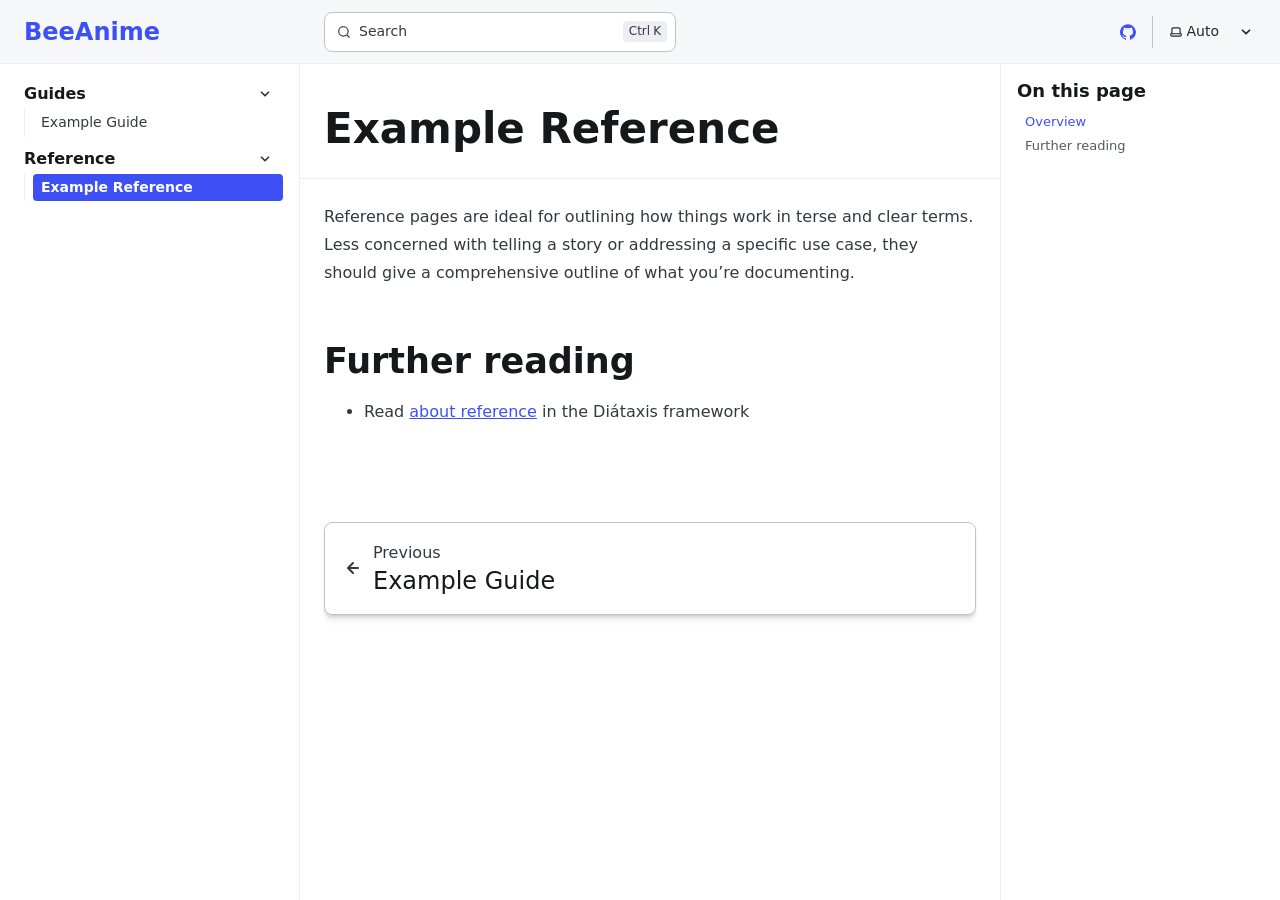
<file: reference/example/index.html>
<!DOCTYPE html><html lang="en" dir="ltr" data-has-toc data-has-sidebar data-theme="dark" class="astro-bguv2lll"> <head><meta charset="utf-8"/><meta name="viewport" content="width=device-width, initial-scale=1"/><title>Example Reference | BeeAnime</title><link rel="canonical"/><link rel="shortcut icon" href="/favicon.svg" type="image/svg+xml"/><meta name="generator" content="Astro v4.11.5"/><meta name="generator" content="Starlight v0.25.0"/><meta property="og:title" content="Example Reference"/><meta property="og:type" content="article"/><meta property="og:url"/><meta property="og:locale" content="en"/><meta property="og:description" content="A reference page in my new Starlight docs site."/><meta property="og:site_name" content="BeeAnime"/><meta name="twitter:card" content="summary_large_image"/><meta name="twitter:title" content="Example Reference"/><meta name="twitter:description" content="A reference page in my new Starlight docs site."/><meta name="description" content="A reference page in my new Starlight docs site."/><script>
	window.StarlightThemeProvider = (() => {
		const storedTheme =
			typeof localStorage !== 'undefined' && localStorage.getItem('starlight-theme');
		const theme =
			storedTheme ||
			(window.matchMedia('(prefers-color-scheme: light)').matches ? 'light' : 'dark');
		document.documentElement.dataset.theme = theme === 'light' ? 'light' : 'dark';
		return {
			updatePickers(theme = storedTheme || 'auto') {
				document.querySelectorAll('starlight-theme-select').forEach((picker) => {
					const select = picker.querySelector('select');
					if (select) select.value = theme;
					/** @type {HTMLTemplateElement | null} */
					const tmpl = document.querySelector(`#theme-icons`);
					const newIcon = tmpl && tmpl.content.querySelector('.' + theme);
					if (newIcon) {
						const oldIcon = picker.querySelector('svg.label-icon');
						if (oldIcon) {
							oldIcon.replaceChildren(...newIcon.cloneNode(true).childNodes);
						}
					}
				});
			},
		};
	})();
</script><template id="theme-icons"><svg aria-hidden="true" class="light astro-c6vsoqas" width="16" height="16" viewBox="0 0 24 24" fill="currentColor" style="--sl-icon-size: 1em;"><path d="M5 12a1 1 0 0 0-1-1H3a1 1 0 0 0 0 2h1a1 1 0 0 0 1-1Zm.64 5-.71.71a1 1 0 0 0 0 1.41 1 1 0 0 0 1.41 0l.71-.71A1 1 0 0 0 5.64 17ZM12 5a1 1 0 0 0 1-1V3a1 1 0 0 0-2 0v1a1 1 0 0 0 1 1Zm5.66 2.34a1 1 0 0 0 .7-.29l.71-.71a1 1 0 1 0-1.41-1.41l-.66.71a1 1 0 0 0 0 1.41 1 1 0 0 0 .66.29Zm-12-.29a1 1 0 0 0 1.41 0 1 1 0 0 0 0-1.41l-.71-.71a1.004 1.004 0 1 0-1.43 1.41l.73.71ZM21 11h-1a1 1 0 0 0 0 2h1a1 1 0 0 0 0-2Zm-2.64 6A1 1 0 0 0 17 18.36l.71.71a1 1 0 0 0 1.41 0 1 1 0 0 0 0-1.41l-.76-.66ZM12 6.5a5.5 5.5 0 1 0 5.5 5.5A5.51 5.51 0 0 0 12 6.5Zm0 9a3.5 3.5 0 1 1 0-7 3.5 3.5 0 0 1 0 7Zm0 3.5a1 1 0 0 0-1 1v1a1 1 0 0 0 2 0v-1a1 1 0 0 0-1-1Z"/></svg> <svg aria-hidden="true" class="dark astro-c6vsoqas" width="16" height="16" viewBox="0 0 24 24" fill="currentColor" style="--sl-icon-size: 1em;"><path d="M21.64 13a1 1 0 0 0-1.05-.14 8.049 8.049 0 0 1-3.37.73 8.15 8.15 0 0 1-8.14-8.1 8.59 8.59 0 0 1 .25-2A1 1 0 0 0 8 2.36a10.14 10.14 0 1 0 14 11.69 1 1 0 0 0-.36-1.05Zm-9.5 6.69A8.14 8.14 0 0 1 7.08 5.22v.27a10.15 10.15 0 0 0 10.14 10.14 9.784 9.784 0 0 0 2.1-.22 8.11 8.11 0 0 1-7.18 4.32v-.04Z"/></svg> <svg aria-hidden="true" class="auto astro-c6vsoqas" width="16" height="16" viewBox="0 0 24 24" fill="currentColor" style="--sl-icon-size: 1em;"><path d="M21 14h-1V7a3 3 0 0 0-3-3H7a3 3 0 0 0-3 3v7H3a1 1 0 0 0-1 1v2a3 3 0 0 0 3 3h14a3 3 0 0 0 3-3v-2a1 1 0 0 0-1-1ZM6 7a1 1 0 0 1 1-1h10a1 1 0 0 1 1 1v7H6V7Zm14 10a1 1 0 0 1-1 1H5a1 1 0 0 1-1-1v-1h16v1Z"/></svg> </template><link rel="stylesheet" href="/_astro/index.B6vuYqDC.css">
<style>:root{--sl-badge-default-border: var(--sl-color-accent);--sl-badge-default-bg: var(--sl-color-accent-low);--sl-badge-default-text: #fff;--sl-badge-note-border: var(--sl-color-blue);--sl-badge-note-bg: var(--sl-color-blue-low);--sl-badge-note-text: #fff;--sl-badge-danger-border: var(--sl-color-red);--sl-badge-danger-bg: var(--sl-color-red-low);--sl-badge-danger-text: #fff;--sl-badge-success-border: var(--sl-color-green);--sl-badge-success-bg: var(--sl-color-green-low);--sl-badge-success-text: #fff;--sl-badge-caution-border: var(--sl-color-orange);--sl-badge-caution-bg: var(--sl-color-orange-low);--sl-badge-caution-text: #fff;--sl-badge-tip-border: var(--sl-color-purple);--sl-badge-tip-bg: var(--sl-color-purple-low);--sl-badge-tip-text: #fff}[data-theme=light]:root{--sl-badge-default-bg: var(--sl-color-accent-high);--sl-badge-note-bg: var(--sl-color-blue-high);--sl-badge-danger-bg: var(--sl-color-red-high);--sl-badge-success-bg: var(--sl-color-green-high);--sl-badge-caution-bg: var(--sl-color-orange-high);--sl-badge-tip-bg: var(--sl-color-purple-high)}.sl-badge:where(.astro-avdet4wd){display:inline-block;border:1px solid var(--sl-color-border-badge);border-radius:.25rem;font-family:var(--sl-font-system-mono);line-height:normal;color:var(--sl-color-text-badge);background-color:var(--sl-color-bg-badge);overflow-wrap:anywhere}.sidebar-content .sl-badge:where(.astro-avdet4wd){line-height:1;font-size:var(--sl-text-xs);padding:.125rem .375rem}.sidebar-content a[aria-current=page]>.sl-badge:where(.astro-avdet4wd){--sl-color-bg-badge: transparent;--sl-color-border-badge: currentColor;color:inherit}.default:where(.astro-avdet4wd){--sl-color-bg-badge: var(--sl-badge-default-bg);--sl-color-border-badge: var(--sl-badge-default-border);--sl-color-text-badge: var(--sl-badge-default-text)}.note:where(.astro-avdet4wd){--sl-color-bg-badge: var(--sl-badge-note-bg);--sl-color-border-badge: var(--sl-badge-note-border);--sl-color-text-badge: var(--sl-badge-note-text)}.danger:where(.astro-avdet4wd){--sl-color-bg-badge: var(--sl-badge-danger-bg);--sl-color-border-badge: var(--sl-badge-danger-border);--sl-color-text-badge: var(--sl-badge-danger-text)}.success:where(.astro-avdet4wd){--sl-color-bg-badge: var(--sl-badge-success-bg);--sl-color-border-badge: var(--sl-badge-success-border);--sl-color-text-badge: var(--sl-badge-success-text)}.tip:where(.astro-avdet4wd){--sl-color-bg-badge: var(--sl-badge-tip-bg);--sl-color-border-badge: var(--sl-badge-tip-border);--sl-color-text-badge: var(--sl-badge-tip-text)}.caution:where(.astro-avdet4wd){--sl-color-bg-badge: var(--sl-badge-caution-bg);--sl-color-border-badge: var(--sl-badge-caution-border);--sl-color-text-badge: var(--sl-badge-caution-text)}.small:where(.astro-avdet4wd){font-size:var(--sl-text-xs);padding:.125rem .25rem}.medium:where(.astro-avdet4wd){font-size:var(--sl-text-sm);padding:.175rem .35rem}.large:where(.astro-avdet4wd){font-size:var(--sl-text-base);padding:.225rem .45rem}.sl-markdown-content :is(h1,h2,h3,h4,h5,h6) .sl-badge:where(.astro-avdet4wd){vertical-align:middle}
.card-grid:where(.astro-zntqmydn){display:grid;gap:1rem}.card-grid:where(.astro-zntqmydn)>*{margin-top:0!important}@media (min-width: 50rem){.card-grid:where(.astro-zntqmydn){grid-template-columns:1fr 1fr;gap:1.5rem}.stagger:where(.astro-zntqmydn){--stagger-height: 5rem;padding-bottom:var(--stagger-height)}.stagger:where(.astro-zntqmydn)>*:nth-child(2n){transform:translateY(var(--stagger-height))}}
.card:where(.astro-v5tidmuc){--sl-card-border: var(--sl-color-purple);--sl-card-bg: var(--sl-color-purple-low);border:1px solid var(--sl-color-gray-5);background-color:var(--sl-color-black);padding:clamp(1rem,calc(.125rem + 3vw),2.5rem);flex-direction:column;gap:clamp(.5rem,calc(.125rem + 1vw),1rem)}.card:where(.astro-v5tidmuc):nth-child(4n+1){--sl-card-border: var(--sl-color-orange);--sl-card-bg: var(--sl-color-orange-low)}.card:where(.astro-v5tidmuc):nth-child(4n+3){--sl-card-border: var(--sl-color-green);--sl-card-bg: var(--sl-color-green-low)}.card:where(.astro-v5tidmuc):nth-child(4n+4){--sl-card-border: var(--sl-color-red);--sl-card-bg: var(--sl-color-red-low)}.card:where(.astro-v5tidmuc):nth-child(4n+5){--sl-card-border: var(--sl-color-blue);--sl-card-bg: var(--sl-color-blue-low)}.title:where(.astro-v5tidmuc){font-weight:600;font-size:var(--sl-text-h4);color:var(--sl-color-white);line-height:var(--sl-line-height-headings);gap:1rem;align-items:center}.card:where(.astro-v5tidmuc) .icon:where(.astro-v5tidmuc){border:1px solid var(--sl-card-border);background-color:var(--sl-card-bg);padding:.2em;border-radius:.25rem}.card:where(.astro-v5tidmuc) .body:where(.astro-v5tidmuc){margin:0;font-size:clamp(var(--sl-text-sm),calc(.5rem + 1vw),var(--sl-text-body))}
svg:where(.astro-c6vsoqas){color:var(--sl-icon-color);font-size:var(--sl-icon-size, 1em);width:1em;height:1em}
.sl-steps{--bullet-size: calc(var(--sl-line-height) * 1rem);--bullet-margin: .375rem;list-style:none;counter-reset:steps-counter var(--sl-steps-start, 0);padding-inline-start:0}.sl-steps>li{counter-increment:steps-counter;position:relative;padding-inline-start:calc(var(--bullet-size) + 1rem);padding-bottom:1px;min-height:calc(var(--bullet-size) + var(--bullet-margin))}.sl-steps>li+li{margin-top:0}.sl-steps>li:before{content:counter(steps-counter);position:absolute;top:0;inset-inline-start:0;width:var(--bullet-size);height:var(--bullet-size);line-height:var(--bullet-size);font-size:var(--sl-text-xs);font-weight:600;text-align:center;color:var(--sl-color-white);background-color:var(--sl-color-gray-6);border-radius:99rem;box-shadow:inset 0 0 0 1px var(--sl-color-gray-5)}.sl-steps>li:not(:last-of-type):after{--guide-width: 1px;content:"";position:absolute;top:calc(var(--bullet-size) + var(--bullet-margin));bottom:var(--bullet-margin);inset-inline-start:calc((var(--bullet-size) - var(--guide-width)) / 2);width:var(--guide-width);background-color:var(--sl-color-hairline-light)}.sl-steps>li>:first-child{--lh: calc(1em * var(--sl-line-height));--shift-y: calc(.5 * (var(--bullet-size) - var(--lh)));transform:translateY(var(--shift-y));margin-bottom:var(--shift-y)}.sl-steps>li>:first-child:where(h1,h2,h3,h4,h5,h6){--lh: calc(1em * var(--sl-line-height-headings))}@supports (--prop: 1lh){.sl-steps>li>:first-child{--lh: 1lh}}
</style><script type="module" src="/_astro/hoisted.D2PCZP5e.js"></script>
<script type="module" src="/_astro/page.LS5KDvwX.js"></script></head> <body class="astro-bguv2lll"> <a href="#_top" class="astro-7q3lir66">Skip to content</a>  <div class="page sl-flex astro-vrdttmbt"> <header class="header astro-vrdttmbt"><div class="header sl-flex astro-kmkmnagf"> <div class="title-wrapper sl-flex astro-kmkmnagf"> <a href="/" class="site-title sl-flex astro-m46x6ez3">  <span class="astro-m46x6ez3"> BeeAnime </span> </a>  </div> <div class="sl-flex astro-kmkmnagf"> <site-search data-translations="{&#34;placeholder&#34;:&#34;Search&#34;}" class="astro-v37mnknz"> <button data-open-modal disabled aria-label="Search" aria-keyshortcuts="Control+K" class="astro-v37mnknz"> <svg aria-hidden="true" class="astro-v37mnknz astro-c6vsoqas" width="16" height="16" viewBox="0 0 24 24" fill="currentColor" style="--sl-icon-size: 1em;"><path d="M21.71 20.29 18 16.61A9 9 0 1 0 16.61 18l3.68 3.68a.999.999 0 0 0 1.42 0 1 1 0 0 0 0-1.39ZM11 18a7 7 0 1 1 0-14 7 7 0 0 1 0 14Z"/></svg>  <span class="sl-hidden md:sl-block astro-v37mnknz" aria-hidden="true">Search</span> <kbd class="sl-hidden md:sl-flex astro-v37mnknz" style="display: none;"> <kbd class="astro-v37mnknz">Ctrl</kbd><kbd class="astro-v37mnknz">K</kbd> </kbd> </button> <dialog style="padding:0" aria-label="Search" class="astro-v37mnknz"> <div class="dialog-frame sl-flex astro-v37mnknz">  <button data-close-modal class="sl-flex md:sl-hidden astro-v37mnknz"> Cancel </button> <div class="search-container astro-v37mnknz"> <div id="starlight__search" class="astro-v37mnknz"></div> </div> </div> </dialog> </site-search>  <script>
	(() => {
		const openBtn = document.querySelector('button[data-open-modal]');
		const shortcut = openBtn?.querySelector('kbd');
		if (!openBtn || !(shortcut instanceof HTMLElement)) return;
		const platformKey = shortcut.querySelector('kbd');
		if (platformKey && /(Mac|iPhone|iPod|iPad)/i.test(navigator.platform)) {
			platformKey.textContent = '⌘';
			openBtn.setAttribute('aria-keyshortcuts', 'Meta+K');
		}
		shortcut.style.display = '';
	})();
</script>    </div> <div class="sl-hidden md:sl-flex right-group astro-kmkmnagf"> <div class="sl-flex social-icons astro-kmkmnagf"> <a href="https://github.com/withastro/starlight" rel="me" class="sl-flex astro-wy4te6ga"><span class="sr-only astro-wy4te6ga">GitHub</span><svg aria-hidden="true" class="astro-wy4te6ga astro-c6vsoqas" width="16" height="16" viewBox="0 0 24 24" fill="currentColor" style="--sl-icon-size: 1em;"><path d="M12 .3a12 12 0 0 0-3.8 23.38c.6.12.83-.26.83-.57L9 21.07c-3.34.72-4.04-1.61-4.04-1.61-.55-1.39-1.34-1.76-1.34-1.76-1.08-.74.09-.73.09-.73 1.2.09 1.83 1.24 1.83 1.24 1.08 1.83 2.81 1.3 3.5 1 .1-.78.42-1.31.76-1.61-2.67-.3-5.47-1.33-5.47-5.93 0-1.31.47-2.38 1.24-3.22-.14-.3-.54-1.52.1-3.18 0 0 1-.32 3.3 1.23a11.5 11.5 0 0 1 6 0c2.28-1.55 3.29-1.23 3.29-1.23.64 1.66.24 2.88.12 3.18a4.65 4.65 0 0 1 1.23 3.22c0 4.61-2.8 5.63-5.48 5.92.42.36.81 1.1.81 2.22l-.01 3.29c0 .31.2.69.82.57A12 12 0 0 0 12 .3Z"/></svg> </a> </div> <starlight-theme-select>  <label style="--sl-select-width: 6.25em" class="astro-4yphtoen"> <span class="sr-only astro-4yphtoen">Select theme</span> <svg aria-hidden="true" class="icon label-icon astro-4yphtoen astro-c6vsoqas" width="16" height="16" viewBox="0 0 24 24" fill="currentColor" style="--sl-icon-size: 1em;"><path d="M21 14h-1V7a3 3 0 0 0-3-3H7a3 3 0 0 0-3 3v7H3a1 1 0 0 0-1 1v2a3 3 0 0 0 3 3h14a3 3 0 0 0 3-3v-2a1 1 0 0 0-1-1ZM6 7a1 1 0 0 1 1-1h10a1 1 0 0 1 1 1v7H6V7Zm14 10a1 1 0 0 1-1 1H5a1 1 0 0 1-1-1v-1h16v1Z"/></svg>  <select value="auto" class="astro-4yphtoen"> <option value="dark" class="astro-4yphtoen">Dark</option><option value="light" class="astro-4yphtoen">Light</option><option value="auto" selected="true" class="astro-4yphtoen">Auto</option> </select> <svg aria-hidden="true" class="icon caret astro-4yphtoen astro-c6vsoqas" width="16" height="16" viewBox="0 0 24 24" fill="currentColor" style="--sl-icon-size: 1em;"><path d="M17 9.17a1 1 0 0 0-1.41 0L12 12.71 8.46 9.17a1 1 0 1 0-1.41 1.42l4.24 4.24a1.002 1.002 0 0 0 1.42 0L17 10.59a1.002 1.002 0 0 0 0-1.42Z"/></svg>  </label>  </starlight-theme-select>  <script>
	StarlightThemeProvider.updatePickers();
</script>   </div> </div> </header> <nav class="sidebar astro-vrdttmbt" aria-label="Main"> <starlight-menu-button class="astro-jif73yzw"> <button aria-expanded="false" aria-label="Menu" aria-controls="starlight__sidebar" class="sl-flex md:sl-hidden astro-jif73yzw"> <svg aria-hidden="true" class="astro-jif73yzw astro-c6vsoqas" width="16" height="16" viewBox="0 0 24 24" fill="currentColor" style="--sl-icon-size: 1em;"><path d="M3 8h18a1 1 0 1 0 0-2H3a1 1 0 0 0 0 2Zm18 8H3a1 1 0 0 0 0 2h18a1 1 0 0 0 0-2Zm0-5H3a1 1 0 0 0 0 2h18a1 1 0 0 0 0-2Z"/></svg>  </button> </starlight-menu-button>    <div id="starlight__sidebar" class="sidebar-pane astro-vrdttmbt"> <div class="sidebar-content sl-flex astro-vrdttmbt"> <ul class="top-level astro-3ii7xxms"> <li class="astro-3ii7xxms"> <details open class="astro-3ii7xxms"> <summary class="astro-3ii7xxms"> <div class="group-label astro-3ii7xxms"> <span class="large astro-3ii7xxms">Guides</span>  </div> <svg aria-hidden="true" class="caret astro-3ii7xxms astro-c6vsoqas" width="16" height="16" viewBox="0 0 24 24" fill="currentColor" style="--sl-icon-size: 1.25rem;"><path d="m14.83 11.29-4.24-4.24a1 1 0 1 0-1.42 1.41L12.71 12l-3.54 3.54a1 1 0 0 0 0 1.41 1 1 0 0 0 .71.29 1 1 0 0 0 .71-.29l4.24-4.24a1.002 1.002 0 0 0 0-1.42Z"/></svg>  </summary> <ul class="astro-3ii7xxms"> <li class="astro-3ii7xxms"> <a href="/guides/example/" class="astro-3ii7xxms"> <span class="astro-3ii7xxms">Example Guide</span>  </a> </li> </ul>  </details> </li><li class="astro-3ii7xxms"> <details open class="astro-3ii7xxms"> <summary class="astro-3ii7xxms"> <div class="group-label astro-3ii7xxms"> <span class="large astro-3ii7xxms">Reference</span>  </div> <svg aria-hidden="true" class="caret astro-3ii7xxms astro-c6vsoqas" width="16" height="16" viewBox="0 0 24 24" fill="currentColor" style="--sl-icon-size: 1.25rem;"><path d="m14.83 11.29-4.24-4.24a1 1 0 1 0-1.42 1.41L12.71 12l-3.54 3.54a1 1 0 0 0 0 1.41 1 1 0 0 0 .71.29 1 1 0 0 0 .71-.29l4.24-4.24a1.002 1.002 0 0 0 0-1.42Z"/></svg>  </summary> <ul class="astro-3ii7xxms"> <li class="astro-3ii7xxms"> <a href="/reference/example/" aria-current="page" class="astro-3ii7xxms"> <span class="astro-3ii7xxms">Example Reference</span>  </a> </li> </ul>  </details> </li> </ul>  <div class="md:sl-hidden"> <div class="mobile-preferences sl-flex astro-wu23bvmt"> <div class="sl-flex social-icons astro-wu23bvmt"> <a href="https://github.com/withastro/starlight" rel="me" class="sl-flex astro-wy4te6ga"><span class="sr-only astro-wy4te6ga">GitHub</span><svg aria-hidden="true" class="astro-wy4te6ga astro-c6vsoqas" width="16" height="16" viewBox="0 0 24 24" fill="currentColor" style="--sl-icon-size: 1em;"><path d="M12 .3a12 12 0 0 0-3.8 23.38c.6.12.83-.26.83-.57L9 21.07c-3.34.72-4.04-1.61-4.04-1.61-.55-1.39-1.34-1.76-1.34-1.76-1.08-.74.09-.73.09-.73 1.2.09 1.83 1.24 1.83 1.24 1.08 1.83 2.81 1.3 3.5 1 .1-.78.42-1.31.76-1.61-2.67-.3-5.47-1.33-5.47-5.93 0-1.31.47-2.38 1.24-3.22-.14-.3-.54-1.52.1-3.18 0 0 1-.32 3.3 1.23a11.5 11.5 0 0 1 6 0c2.28-1.55 3.29-1.23 3.29-1.23.64 1.66.24 2.88.12 3.18a4.65 4.65 0 0 1 1.23 3.22c0 4.61-2.8 5.63-5.48 5.92.42.36.81 1.1.81 2.22l-.01 3.29c0 .31.2.69.82.57A12 12 0 0 0 12 .3Z"/></svg> </a> </div> <starlight-theme-select>  <label style="--sl-select-width: 6.25em" class="astro-4yphtoen"> <span class="sr-only astro-4yphtoen">Select theme</span> <svg aria-hidden="true" class="icon label-icon astro-4yphtoen astro-c6vsoqas" width="16" height="16" viewBox="0 0 24 24" fill="currentColor" style="--sl-icon-size: 1em;"><path d="M21 14h-1V7a3 3 0 0 0-3-3H7a3 3 0 0 0-3 3v7H3a1 1 0 0 0-1 1v2a3 3 0 0 0 3 3h14a3 3 0 0 0 3-3v-2a1 1 0 0 0-1-1ZM6 7a1 1 0 0 1 1-1h10a1 1 0 0 1 1 1v7H6V7Zm14 10a1 1 0 0 1-1 1H5a1 1 0 0 1-1-1v-1h16v1Z"/></svg>  <select value="auto" class="astro-4yphtoen"> <option value="dark" class="astro-4yphtoen">Dark</option><option value="light" class="astro-4yphtoen">Light</option><option value="auto" selected="true" class="astro-4yphtoen">Auto</option> </select> <svg aria-hidden="true" class="icon caret astro-4yphtoen astro-c6vsoqas" width="16" height="16" viewBox="0 0 24 24" fill="currentColor" style="--sl-icon-size: 1em;"><path d="M17 9.17a1 1 0 0 0-1.41 0L12 12.71 8.46 9.17a1 1 0 1 0-1.41 1.42l4.24 4.24a1.002 1.002 0 0 0 1.42 0L17 10.59a1.002 1.002 0 0 0 0-1.42Z"/></svg>  </label>  </starlight-theme-select>  <script>
	StarlightThemeProvider.updatePickers();
</script>   </div>  </div> </div> </div> </nav> <div class="main-frame astro-vrdttmbt">  <div class="lg:sl-flex astro-67yu43on"> <aside class="right-sidebar-container astro-67yu43on"> <div class="right-sidebar astro-67yu43on"> <div class="lg:sl-hidden astro-pb3aqygn"><mobile-starlight-toc data-min-h="2" data-max-h="3" class="astro-doynk5tl"><nav aria-labelledby="starlight__on-this-page--mobile" class="astro-doynk5tl"><details id="starlight__mobile-toc" class="astro-doynk5tl"><summary id="starlight__on-this-page--mobile" class="sl-flex astro-doynk5tl"><div class="toggle sl-flex astro-doynk5tl">On this page<svg aria-hidden="true" class="caret astro-doynk5tl astro-c6vsoqas" width="16" height="16" viewBox="0 0 24 24" fill="currentColor" style="--sl-icon-size: 1rem;"><path d="m14.83 11.29-4.24-4.24a1 1 0 1 0-1.42 1.41L12.71 12l-3.54 3.54a1 1 0 0 0 0 1.41 1 1 0 0 0 .71.29 1 1 0 0 0 .71-.29l4.24-4.24a1.002 1.002 0 0 0 0-1.42Z"/></svg> </div><span class="display-current astro-doynk5tl"></span></summary><div class="dropdown astro-doynk5tl"><ul class="isMobile astro-g2bywc46" style="--depth: 0;"> <li class="astro-g2bywc46" style="--depth: 0;"> <a href="#_top" class="astro-g2bywc46" style="--depth: 0;"> <span class="astro-g2bywc46" style="--depth: 0;">Overview</span> </a>  </li><li class="astro-g2bywc46" style="--depth: 0;"> <a href="#further-reading" class="astro-g2bywc46" style="--depth: 0;"> <span class="astro-g2bywc46" style="--depth: 0;">Further reading</span> </a>  </li> </ul> </div></details></nav></mobile-starlight-toc></div><div class="right-sidebar-panel sl-hidden lg:sl-block astro-pb3aqygn"><div class="sl-container astro-pb3aqygn"><starlight-toc data-min-h="2" data-max-h="3"><nav aria-labelledby="starlight__on-this-page"><h2 id="starlight__on-this-page">On this page</h2><ul class="astro-g2bywc46" style="--depth: 0;"> <li class="astro-g2bywc46" style="--depth: 0;"> <a href="#_top" class="astro-g2bywc46" style="--depth: 0;"> <span class="astro-g2bywc46" style="--depth: 0;">Overview</span> </a>  </li><li class="astro-g2bywc46" style="--depth: 0;"> <a href="#further-reading" class="astro-g2bywc46" style="--depth: 0;"> <span class="astro-g2bywc46" style="--depth: 0;">Further reading</span> </a>  </li> </ul> </nav></starlight-toc></div></div> </div> </aside> <div class="main-pane astro-67yu43on">  <main data-pagefind-body lang="en" dir="ltr" class="astro-bguv2lll">    <div class="content-panel astro-7nkwcw3z"> <div class="sl-container astro-7nkwcw3z"> <h1 id="_top" class="astro-j6tvhyss">Example Reference</h1>  </div> </div>  <div class="content-panel astro-7nkwcw3z"> <div class="sl-container astro-7nkwcw3z"> <div class="sl-markdown-content"> <p>Reference pages are ideal for outlining how things work in terse and clear terms.
Less concerned with telling a story or addressing a specific use case, they should give a comprehensive outline of what you’re documenting.</p>
<h2 id="further-reading">Further reading</h2>
<ul>
<li>Read <a href="https://diataxis.fr/reference/">about reference</a> in the Diátaxis framework</li>
</ul> </div> <footer class="sl-flex astro-3yyafb3n"> <div class="meta sl-flex astro-3yyafb3n">   </div> <div class="pagination-links astro-u2l5gyhi" dir="ltr"> <a href="/guides/example/" rel="prev" class="astro-u2l5gyhi"> <svg aria-hidden="true" class="astro-u2l5gyhi astro-c6vsoqas" width="16" height="16" viewBox="0 0 24 24" fill="currentColor" style="--sl-icon-size: 1.5rem;"><path d="M17 11H9.41l3.3-3.29a1.004 1.004 0 1 0-1.42-1.42l-5 5a1 1 0 0 0-.21.33 1 1 0 0 0 0 .76 1 1 0 0 0 .21.33l5 5a1.002 1.002 0 0 0 1.639-.325 1 1 0 0 0-.219-1.095L9.41 13H17a1 1 0 0 0 0-2Z"/></svg>  <span class="astro-u2l5gyhi"> Previous <br class="astro-u2l5gyhi"> <span class="link-title astro-u2l5gyhi">Example Guide</span> </span> </a>  </div>   </footer>  </div> </div>   </main> </div> </div>  </div> </div>  </body></html>
</file>
<file: _astro/index.B6vuYqDC.css>
:root,::backdrop{--sl-color-white: hsl(0, 0%, 100%);--sl-color-gray-1: hsl(224, 20%, 94%);--sl-color-gray-2: hsl(224, 6%, 77%);--sl-color-gray-3: hsl(224, 6%, 56%);--sl-color-gray-4: hsl(224, 7%, 36%);--sl-color-gray-5: hsl(224, 10%, 23%);--sl-color-gray-6: hsl(224, 14%, 16%);--sl-color-black: hsl(224, 10%, 10%);--sl-hue-orange: 41;--sl-color-orange-low: hsl(var(--sl-hue-orange), 39%, 22%);--sl-color-orange: hsl(var(--sl-hue-orange), 82%, 63%);--sl-color-orange-high: hsl(var(--sl-hue-orange), 82%, 87%);--sl-hue-green: 101;--sl-color-green-low: hsl(var(--sl-hue-green), 39%, 22%);--sl-color-green: hsl(var(--sl-hue-green), 82%, 63%);--sl-color-green-high: hsl(var(--sl-hue-green), 82%, 80%);--sl-hue-blue: 234;--sl-color-blue-low: hsl(var(--sl-hue-blue), 54%, 20%);--sl-color-blue: hsl(var(--sl-hue-blue), 100%, 60%);--sl-color-blue-high: hsl(var(--sl-hue-blue), 100%, 87%);--sl-hue-purple: 281;--sl-color-purple-low: hsl(var(--sl-hue-purple), 39%, 22%);--sl-color-purple: hsl(var(--sl-hue-purple), 82%, 63%);--sl-color-purple-high: hsl(var(--sl-hue-purple), 82%, 89%);--sl-hue-red: 339;--sl-color-red-low: hsl(var(--sl-hue-red), 39%, 22%);--sl-color-red: hsl(var(--sl-hue-red), 82%, 63%);--sl-color-red-high: hsl(var(--sl-hue-red), 82%, 87%);--sl-color-accent-low: hsl(224, 54%, 20%);--sl-color-accent: hsl(224, 100%, 60%);--sl-color-accent-high: hsl(224, 100%, 85%);--sl-color-text: var(--sl-color-gray-2);--sl-color-text-accent: var(--sl-color-accent-high);--sl-color-text-invert: var(--sl-color-accent-low);--sl-color-bg: var(--sl-color-black);--sl-color-bg-nav: var(--sl-color-gray-6);--sl-color-bg-sidebar: var(--sl-color-gray-6);--sl-color-bg-inline-code: var(--sl-color-gray-5);--sl-color-bg-accent: var(--sl-color-accent-high);--sl-color-hairline-light: var(--sl-color-gray-5);--sl-color-hairline: var(--sl-color-gray-6);--sl-color-hairline-shade: var(--sl-color-black);--sl-color-backdrop-overlay: hsla(223, 13%, 10%, .66);--sl-shadow-sm: 0px 1px 1px hsla(0, 0%, 0%, .12), 0px 2px 1px hsla(0, 0%, 0%, .24);--sl-shadow-md: 0px 8px 4px hsla(0, 0%, 0%, .08), 0px 5px 2px hsla(0, 0%, 0%, .08), 0px 3px 2px hsla(0, 0%, 0%, .12), 0px 1px 1px hsla(0, 0%, 0%, .15);--sl-shadow-lg: 0px 25px 7px hsla(0, 0%, 0%, .03), 0px 16px 6px hsla(0, 0%, 0%, .1), 0px 9px 5px hsla(223, 13%, 10%, .33), 0px 4px 4px hsla(0, 0%, 0%, .75), 0px 4px 2px hsla(0, 0%, 0%, .25);--sl-text-2xs: .75rem;--sl-text-xs: .8125rem;--sl-text-sm: .875rem;--sl-text-base: 1rem;--sl-text-lg: 1.125rem;--sl-text-xl: 1.25rem;--sl-text-2xl: 1.5rem;--sl-text-3xl: 1.8125rem;--sl-text-4xl: 2.1875rem;--sl-text-5xl: 2.625rem;--sl-text-6xl: 4rem;--sl-text-body: var(--sl-text-base);--sl-text-body-sm: var(--sl-text-xs);--sl-text-code: var(--sl-text-sm);--sl-text-code-sm: var(--sl-text-xs);--sl-text-h1: var(--sl-text-4xl);--sl-text-h2: var(--sl-text-3xl);--sl-text-h3: var(--sl-text-2xl);--sl-text-h4: var(--sl-text-xl);--sl-text-h5: var(--sl-text-lg);--sl-line-height: 1.75;--sl-line-height-headings: 1.2;--sl-font-system: ui-sans-serif, system-ui, -apple-system, BlinkMacSystemFont, "Segoe UI", Roboto, "Helvetica Neue", Arial, "Noto Sans", sans-serif, "Apple Color Emoji", "Segoe UI Emoji", "Segoe UI Symbol", "Noto Color Emoji";--sl-font-system-mono: ui-monospace, SFMono-Regular, Menlo, Monaco, Consolas, "Liberation Mono", "Courier New", monospace;--__sl-font: var(--sl-font, var(--sl-font-system)), var(--sl-font-system);--__sl-font-mono: var(--sl-font-mono, var(--sl-font-system-mono)), var(--sl-font-system-mono);--sl-nav-height: 3.5rem;--sl-nav-pad-x: 1rem;--sl-nav-pad-y: .75rem;--sl-mobile-toc-height: 3rem;--sl-sidebar-width: 18.75rem;--sl-sidebar-pad-x: 1rem;--sl-content-width: 45rem;--sl-content-pad-x: 1rem;--sl-menu-button-size: 2rem;--sl-nav-gap: var(--sl-content-pad-x);--sl-outline-offset-inside: -.1875rem;--sl-z-index-toc: 4;--sl-z-index-menu: 5;--sl-z-index-navbar: 10;--sl-z-index-skiplink: 20}:root[data-theme=light],[data-theme=light] ::backdrop{--sl-color-white: hsl(224, 10%, 10%);--sl-color-gray-1: hsl(224, 14%, 16%);--sl-color-gray-2: hsl(224, 10%, 23%);--sl-color-gray-3: hsl(224, 7%, 36%);--sl-color-gray-4: hsl(224, 6%, 56%);--sl-color-gray-5: hsl(224, 6%, 77%);--sl-color-gray-6: hsl(224, 20%, 94%);--sl-color-gray-7: hsl(224, 19%, 97%);--sl-color-black: hsl(0, 0%, 100%);--sl-color-orange-high: hsl(var(--sl-hue-orange), 80%, 25%);--sl-color-orange: hsl(var(--sl-hue-orange), 90%, 60%);--sl-color-orange-low: hsl(var(--sl-hue-orange), 90%, 88%);--sl-color-green-high: hsl(var(--sl-hue-green), 80%, 22%);--sl-color-green: hsl(var(--sl-hue-green), 90%, 46%);--sl-color-green-low: hsl(var(--sl-hue-green), 85%, 90%);--sl-color-blue-high: hsl(var(--sl-hue-blue), 80%, 30%);--sl-color-blue: hsl(var(--sl-hue-blue), 90%, 60%);--sl-color-blue-low: hsl(var(--sl-hue-blue), 88%, 90%);--sl-color-purple-high: hsl(var(--sl-hue-purple), 90%, 30%);--sl-color-purple: hsl(var(--sl-hue-purple), 90%, 60%);--sl-color-purple-low: hsl(var(--sl-hue-purple), 80%, 90%);--sl-color-red-high: hsl(var(--sl-hue-red), 80%, 30%);--sl-color-red: hsl(var(--sl-hue-red), 90%, 60%);--sl-color-red-low: hsl(var(--sl-hue-red), 80%, 90%);--sl-color-accent-high: hsl(234, 80%, 30%);--sl-color-accent: hsl(234, 90%, 60%);--sl-color-accent-low: hsl(234, 88%, 90%);--sl-color-text-accent: var(--sl-color-accent);--sl-color-text-invert: var(--sl-color-black);--sl-color-bg-nav: var(--sl-color-gray-7);--sl-color-bg-sidebar: var(--sl-color-bg);--sl-color-bg-inline-code: var(--sl-color-gray-6);--sl-color-bg-accent: var(--sl-color-accent);--sl-color-hairline-light: var(--sl-color-gray-6);--sl-color-hairline-shade: var(--sl-color-gray-6);--sl-color-backdrop-overlay: hsla(225, 9%, 36%, .66);--sl-shadow-sm: 0px 1px 1px hsla(0, 0%, 0%, .06), 0px 2px 1px hsla(0, 0%, 0%, .06);--sl-shadow-md: 0px 8px 4px hsla(0, 0%, 0%, .03), 0px 5px 2px hsla(0, 0%, 0%, .03), 0px 3px 2px hsla(0, 0%, 0%, .06), 0px 1px 1px hsla(0, 0%, 0%, .06);--sl-shadow-lg: 0px 25px 7px rgba(0, 0, 0, .01), 0px 16px 6px hsla(0, 0%, 0%, .03), 0px 9px 5px hsla(223, 13%, 10%, .08), 0px 4px 4px hsla(0, 0%, 0%, .16), 0px 4px 2px hsla(0, 0%, 0%, .04)}@media (min-width: 50em){:root{--sl-nav-height: 4rem;--sl-nav-pad-x: 1.5rem;--sl-text-h1: var(--sl-text-5xl);--sl-text-h2: var(--sl-text-4xl);--sl-text-h3: var(--sl-text-3xl);--sl-text-h4: var(--sl-text-2xl)}}@media (min-width: 72rem){:root{--sl-content-pad-x: 1.5rem;--sl-mobile-toc-height: 0rem}}*,*:before,*:after{box-sizing:border-box}*{margin:0}html{color-scheme:dark;accent-color:var(--sl-color-accent)}html[data-theme=light]{color-scheme:light}body{font-family:var(--__sl-font);line-height:var(--sl-line-height);-webkit-font-smoothing:antialiased;color:var(--sl-color-text);background-color:var(--sl-color-bg)}input,button,textarea,select{font:inherit}p,h1,h2,h3,h4,h5,h6,code{overflow-wrap:anywhere}code{font-family:var(--__sl-font-mono)}:root{--astro-code-color-text: var(--sl-color-white);--astro-code-color-background: var(--sl-color-gray-6);--astro-code-token-constant: var(--sl-color-blue-high);--astro-code-token-string: var(--sl-color-green-high);--astro-code-token-comment: var(--sl-color-gray-2);--astro-code-token-keyword: var(--sl-color-purple-high);--astro-code-token-parameter: var(--sl-color-red-high);--astro-code-token-function: var(--sl-color-red-high);--astro-code-token-string-expression: var(--sl-color-green-high);--astro-code-token-punctuation: var(--sl-color-gray-2);--astro-code-token-link: var(--sl-color-blue-high)}.sr-only{position:absolute;width:1px;height:1px;padding:0;margin:-1px;overflow:hidden;clip:rect(0,0,0,0);white-space:nowrap;border-width:0}.sl-hidden{display:none}.sl-flex{display:flex}.sl-block{display:block}@media (min-width: 50rem){.md\:sl-hidden{display:none}.md\:sl-flex{display:flex}.md\:sl-block{display:block}}@media (min-width: 72rem){.lg\:sl-hidden{display:none}.lg\:sl-flex{display:flex}.lg\:sl-block{display:block}}[data-theme=light] .light\:sl-hidden,[data-theme=dark] .dark\:sl-hidden{display:none}[dir=rtl] .rtl\:flip:not(:where([dir=rtl] [dir=ltr] *)){transform:scaleX(-1)}.sl-banner:where(.astro-laz2plt2){--__sl-banner-text: var(--sl-color-banner-text, var(--sl-color-text-invert));padding:var(--sl-nav-pad-y) var(--sl-nav-pad-x);background-color:var(--sl-color-banner-bg, var(--sl-color-bg-accent));color:var(--__sl-banner-text);line-height:var(--sl-line-height-headings);text-align:center;text-wrap:balance;box-shadow:var(--sl-shadow-sm)}.sl-banner:where(.astro-laz2plt2) a{color:var(--__sl-banner-text)}.content-panel:where(.astro-7nkwcw3z){padding:1.5rem var(--sl-content-pad-x)}.content-panel:where(.astro-7nkwcw3z)+.content-panel:where(.astro-7nkwcw3z){border-top:1px solid var(--sl-color-hairline)}.sl-container:where(.astro-7nkwcw3z){max-width:var(--sl-content-width)}.sl-container:where(.astro-7nkwcw3z)>*+*{margin-top:1.5rem}@media (min-width: 72rem){.sl-container:where(.astro-7nkwcw3z){margin-inline:var(--sl-content-margin-inline, auto)}}p:where(.astro-opzsrvew){border:1px solid var(--sl-color-orange);padding:.75em 1em;background-color:var(--sl-color-orange-low);color:var(--sl-color-orange-high);width:max-content;max-width:100%;align-items:center;gap:.75em;font-size:var(--sl-text-body-sm);line-height:var(--sl-line-height-headings)}a:where(.astro-eez2twj6){gap:.5rem;align-items:center;text-decoration:none;color:var(--sl-color-gray-3)}a:where(.astro-eez2twj6):hover{color:var(--sl-color-white)}.pagination-links:where(.astro-u2l5gyhi){display:grid;grid-template-columns:repeat(auto-fit,minmax(min(18rem,100%),1fr));gap:1rem}a:where(.astro-u2l5gyhi){display:flex;align-items:center;justify-content:flex-start;gap:.5rem;width:100%;flex-basis:calc(50% - .5rem);flex-grow:1;border:1px solid var(--sl-color-gray-5);border-radius:.5rem;padding:1rem;text-decoration:none;color:var(--sl-color-gray-2);box-shadow:var(--sl-shadow-md);overflow-wrap:anywhere}:where(.astro-u2l5gyhi)[rel=next]{justify-content:end;text-align:end;flex-direction:row-reverse}a:where(.astro-u2l5gyhi):hover{border-color:var(--sl-color-gray-2)}.link-title:where(.astro-u2l5gyhi){color:var(--sl-color-white);font-size:var(--sl-text-2xl);line-height:var(--sl-line-height-headings)}svg:where(.astro-u2l5gyhi){flex-shrink:0}footer:where(.astro-3yyafb3n){flex-direction:column;gap:1.5rem}.meta:where(.astro-3yyafb3n){gap:.75rem 3rem;justify-content:space-between;flex-wrap:wrap;margin-top:3rem;font-size:var(--sl-text-sm);color:var(--sl-color-gray-3)}.meta:where(.astro-3yyafb3n)>p:only-child{margin-inline-start:auto}.kudos:where(.astro-3yyafb3n){align-items:center;gap:.5em;margin:1.5rem auto;font-size:var(--sl-text-xs);text-decoration:none;color:var(--sl-color-gray-3)}.kudos:where(.astro-3yyafb3n) svg{color:var(--sl-color-orange)}.kudos:where(.astro-3yyafb3n):hover{color:var(--sl-color-white)}label:where(.astro-4yphtoen){--sl-label-icon-size: .875rem;--sl-caret-size: 1.25rem;--sl-inline-padding: .5rem;position:relative;display:flex;align-items:center;gap:.25rem;color:var(--sl-color-gray-1)}label:where(.astro-4yphtoen):hover{color:var(--sl-color-gray-2)}.icon:where(.astro-4yphtoen){position:absolute;top:50%;transform:translateY(-50%);pointer-events:none}.label-icon:where(.astro-4yphtoen){font-size:var(--sl-label-icon-size);inset-inline-start:0}.caret:where(.astro-4yphtoen){font-size:var(--sl-caret-size);inset-inline-end:0}select:where(.astro-4yphtoen){border:0;padding-block:.625rem;padding-inline:calc(var(--sl-label-icon-size) + var(--sl-inline-padding) + .25rem) calc(var(--sl-caret-size) + var(--sl-inline-padding) + .25rem);margin-inline:calc(var(--sl-inline-padding) * -1);width:calc(var(--sl-select-width) + var(--sl-inline-padding) * 2);background-color:transparent;text-overflow:ellipsis;color:inherit;cursor:pointer;appearance:none}option:where(.astro-4yphtoen){background-color:var(--sl-color-bg-nav);color:var(--sl-color-gray-1)}@media (min-width: 50rem){select:where(.astro-4yphtoen){font-size:var(--sl-text-sm)}}.pagefind-ui__result.svelte-j9e30.svelte-j9e30{list-style-type:none;display:flex;align-items:flex-start;gap:min(calc(40px * var(--pagefind-ui-scale)),3%);padding:calc(30px * var(--pagefind-ui-scale)) 0 calc(40px * var(--pagefind-ui-scale));border-top:solid var(--pagefind-ui-border-width) var(--pagefind-ui-border)}.pagefind-ui__result.svelte-j9e30.svelte-j9e30:last-of-type{border-bottom:solid var(--pagefind-ui-border-width) var(--pagefind-ui-border)}.pagefind-ui__result-thumb.svelte-j9e30.svelte-j9e30{width:min(30%,calc((30% - (100px * var(--pagefind-ui-scale))) * 100000));max-width:calc(120px * var(--pagefind-ui-scale));margin-top:calc(10px * var(--pagefind-ui-scale));aspect-ratio:var(--pagefind-ui-image-box-ratio);position:relative}.pagefind-ui__result-image.svelte-j9e30.svelte-j9e30{display:block;position:absolute;left:50%;transform:translate(-50%);font-size:0;width:auto;height:auto;max-width:100%;max-height:100%;border-radius:var(--pagefind-ui-image-border-radius)}.pagefind-ui__result-inner.svelte-j9e30.svelte-j9e30{flex:1;display:flex;flex-direction:column;align-items:flex-start;margin-top:calc(10px * var(--pagefind-ui-scale))}.pagefind-ui__result-title.svelte-j9e30.svelte-j9e30{display:inline-block;font-weight:700;font-size:calc(21px * var(--pagefind-ui-scale));margin-top:0;margin-bottom:0}.pagefind-ui__result-title.svelte-j9e30 .pagefind-ui__result-link.svelte-j9e30{color:var(--pagefind-ui-text);text-decoration:none}.pagefind-ui__result-title.svelte-j9e30 .pagefind-ui__result-link.svelte-j9e30:hover{text-decoration:underline}.pagefind-ui__result-excerpt.svelte-j9e30.svelte-j9e30{display:inline-block;font-weight:400;font-size:calc(16px * var(--pagefind-ui-scale));margin-top:calc(4px * var(--pagefind-ui-scale));margin-bottom:0;min-width:calc(250px * var(--pagefind-ui-scale))}.pagefind-ui__loading.svelte-j9e30.svelte-j9e30{color:var(--pagefind-ui-text);background-color:var(--pagefind-ui-text);border-radius:var(--pagefind-ui-border-radius);opacity:.1;pointer-events:none}.pagefind-ui__result-tags.svelte-j9e30.svelte-j9e30{list-style-type:none;padding:0;display:flex;gap:calc(20px * var(--pagefind-ui-scale));flex-wrap:wrap;margin-top:calc(20px * var(--pagefind-ui-scale))}.pagefind-ui__result-tag.svelte-j9e30.svelte-j9e30{padding:calc(4px * var(--pagefind-ui-scale)) calc(8px * var(--pagefind-ui-scale));font-size:calc(14px * var(--pagefind-ui-scale));border-radius:var(--pagefind-ui-border-radius);background-color:var(--pagefind-ui-tag)}.pagefind-ui__result.svelte-4xnkmf.svelte-4xnkmf{list-style-type:none;display:flex;align-items:flex-start;gap:min(calc(40px * var(--pagefind-ui-scale)),3%);padding:calc(30px * var(--pagefind-ui-scale)) 0 calc(40px * var(--pagefind-ui-scale));border-top:solid var(--pagefind-ui-border-width) var(--pagefind-ui-border)}.pagefind-ui__result.svelte-4xnkmf.svelte-4xnkmf:last-of-type{border-bottom:solid var(--pagefind-ui-border-width) var(--pagefind-ui-border)}.pagefind-ui__result-nested.svelte-4xnkmf.svelte-4xnkmf{display:flex;flex-direction:column;padding-left:calc(20px * var(--pagefind-ui-scale))}.pagefind-ui__result-nested.svelte-4xnkmf.svelte-4xnkmf:first-of-type{padding-top:calc(10px * var(--pagefind-ui-scale))}.pagefind-ui__result-nested.svelte-4xnkmf .pagefind-ui__result-link.svelte-4xnkmf{font-size:.9em;position:relative}.pagefind-ui__result-nested.svelte-4xnkmf .pagefind-ui__result-link.svelte-4xnkmf:before{content:"⤷ ";position:absolute;top:0;right:calc(100% + .1em)}.pagefind-ui__result-thumb.svelte-4xnkmf.svelte-4xnkmf{width:min(30%,calc((30% - (100px * var(--pagefind-ui-scale))) * 100000));max-width:calc(120px * var(--pagefind-ui-scale));margin-top:calc(10px * var(--pagefind-ui-scale));aspect-ratio:var(--pagefind-ui-image-box-ratio);position:relative}.pagefind-ui__result-image.svelte-4xnkmf.svelte-4xnkmf{display:block;position:absolute;left:50%;transform:translate(-50%);font-size:0;width:auto;height:auto;max-width:100%;max-height:100%;border-radius:var(--pagefind-ui-image-border-radius)}.pagefind-ui__result-inner.svelte-4xnkmf.svelte-4xnkmf{flex:1;display:flex;flex-direction:column;align-items:flex-start;margin-top:calc(10px * var(--pagefind-ui-scale))}.pagefind-ui__result-title.svelte-4xnkmf.svelte-4xnkmf{display:inline-block;font-weight:700;font-size:calc(21px * var(--pagefind-ui-scale));margin-top:0;margin-bottom:0}.pagefind-ui__result-title.svelte-4xnkmf .pagefind-ui__result-link.svelte-4xnkmf{color:var(--pagefind-ui-text);text-decoration:none}.pagefind-ui__result-title.svelte-4xnkmf .pagefind-ui__result-link.svelte-4xnkmf:hover{text-decoration:underline}.pagefind-ui__result-excerpt.svelte-4xnkmf.svelte-4xnkmf{display:inline-block;font-weight:400;font-size:calc(16px * var(--pagefind-ui-scale));margin-top:calc(4px * var(--pagefind-ui-scale));margin-bottom:0;min-width:calc(250px * var(--pagefind-ui-scale))}.pagefind-ui__loading.svelte-4xnkmf.svelte-4xnkmf{color:var(--pagefind-ui-text);background-color:var(--pagefind-ui-text);border-radius:var(--pagefind-ui-border-radius);opacity:.1;pointer-events:none}.pagefind-ui__result-tags.svelte-4xnkmf.svelte-4xnkmf{list-style-type:none;padding:0;display:flex;gap:calc(20px * var(--pagefind-ui-scale));flex-wrap:wrap;margin-top:calc(20px * var(--pagefind-ui-scale))}.pagefind-ui__result-tag.svelte-4xnkmf.svelte-4xnkmf{padding:calc(4px * var(--pagefind-ui-scale)) calc(8px * var(--pagefind-ui-scale));font-size:calc(14px * var(--pagefind-ui-scale));border-radius:var(--pagefind-ui-border-radius);background-color:var(--pagefind-ui-tag)}legend.svelte-1v2r7ls.svelte-1v2r7ls{position:absolute;clip:rect(0 0 0 0)}.pagefind-ui__filter-panel.svelte-1v2r7ls.svelte-1v2r7ls{min-width:min(calc(260px * var(--pagefind-ui-scale)),100%);flex:1;display:flex;flex-direction:column;margin-top:calc(20px * var(--pagefind-ui-scale))}.pagefind-ui__filter-group.svelte-1v2r7ls.svelte-1v2r7ls{border:0;padding:0}.pagefind-ui__filter-block.svelte-1v2r7ls.svelte-1v2r7ls{padding:0;display:block;border-bottom:solid calc(2px * var(--pagefind-ui-scale)) var(--pagefind-ui-border);padding:calc(20px * var(--pagefind-ui-scale)) 0}.pagefind-ui__filter-name.svelte-1v2r7ls.svelte-1v2r7ls{font-size:calc(16px * var(--pagefind-ui-scale));position:relative;display:flex;align-items:center;list-style:none;font-weight:700;cursor:pointer;height:calc(24px * var(--pagefind-ui-scale))}.pagefind-ui__filter-name.svelte-1v2r7ls.svelte-1v2r7ls::-webkit-details-marker{display:none}.pagefind-ui__filter-name.svelte-1v2r7ls.svelte-1v2r7ls:after{position:absolute;content:"";right:calc(6px * var(--pagefind-ui-scale));top:50%;width:calc(8px * var(--pagefind-ui-scale));height:calc(8px * var(--pagefind-ui-scale));border:solid calc(2px * var(--pagefind-ui-scale)) currentColor;border-right:0;border-top:0;transform:translateY(-70%) rotate(-45deg)}.pagefind-ui__filter-block[open].svelte-1v2r7ls .pagefind-ui__filter-name.svelte-1v2r7ls:after{transform:translateY(-70%) rotate(-225deg)}.pagefind-ui__filter-group.svelte-1v2r7ls.svelte-1v2r7ls{display:flex;flex-direction:column;gap:calc(20px * var(--pagefind-ui-scale));padding-top:calc(30px * var(--pagefind-ui-scale))}.pagefind-ui__filter-value.svelte-1v2r7ls.svelte-1v2r7ls{position:relative;display:flex;align-items:center;gap:calc(8px * var(--pagefind-ui-scale))}.pagefind-ui__filter-value.svelte-1v2r7ls.svelte-1v2r7ls:before{position:absolute;content:"";top:50%;left:calc(8px * var(--pagefind-ui-scale));width:0px;height:0px;border:solid 1px #fff;opacity:0;transform:translate(calc(4.5px * var(--pagefind-ui-scale) * -1),calc(.8px * var(--pagefind-ui-scale))) skew(-5deg) rotate(-45deg);transform-origin:top left;border-top:0;border-right:0;pointer-events:none}.pagefind-ui__filter-value.pagefind-ui__filter-value--checked.svelte-1v2r7ls.svelte-1v2r7ls:before{opacity:1;width:calc(9px * var(--pagefind-ui-scale));height:calc(4px * var(--pagefind-ui-scale));transition:width .1s ease-out .1s,height .1s ease-in}.pagefind-ui__filter-checkbox.svelte-1v2r7ls.svelte-1v2r7ls{margin:0;width:calc(16px * var(--pagefind-ui-scale));height:calc(16px * var(--pagefind-ui-scale));border:solid 1px var(--pagefind-ui-border);appearance:none;-webkit-appearance:none;border-radius:calc(var(--pagefind-ui-border-radius) / 2);background-color:var(--pagefind-ui-background);cursor:pointer}.pagefind-ui__filter-checkbox.svelte-1v2r7ls.svelte-1v2r7ls:checked{background-color:var(--pagefind-ui-primary);border:solid 1px var(--pagefind-ui-primary)}.pagefind-ui__filter-label.svelte-1v2r7ls.svelte-1v2r7ls{cursor:pointer;font-size:calc(16px * var(--pagefind-ui-scale));font-weight:400}.pagefind-ui--reset *:where(:not(html,iframe,canvas,img,svg,video):not(svg *,symbol *)){all:unset;display:revert;outline:revert}.pagefind-ui--reset *,.pagefind-ui--reset *:before,.pagefind-ui--reset *:after{box-sizing:border-box}.pagefind-ui--reset a,.pagefind-ui--reset button{cursor:revert}.pagefind-ui--reset ol,.pagefind-ui--reset ul,.pagefind-ui--reset menu{list-style:none}.pagefind-ui--reset img{max-width:100%}.pagefind-ui--reset table{border-collapse:collapse}.pagefind-ui--reset input,.pagefind-ui--reset textarea{-webkit-user-select:auto}.pagefind-ui--reset textarea{white-space:revert}.pagefind-ui--reset meter{-webkit-appearance:revert;appearance:revert}.pagefind-ui--reset ::placeholder{color:unset}.pagefind-ui--reset :where([hidden]){display:none}.pagefind-ui--reset :where([contenteditable]:not([contenteditable=false])){-moz-user-modify:read-write;-webkit-user-modify:read-write;overflow-wrap:break-word;-webkit-line-break:after-white-space;-webkit-user-select:auto}.pagefind-ui--reset :where([draggable=true]){-webkit-user-drag:element}.pagefind-ui--reset mark{all:revert}:root{--pagefind-ui-scale:.8;--pagefind-ui-primary:#393939;--pagefind-ui-text:#393939;--pagefind-ui-background:#ffffff;--pagefind-ui-border:#eeeeee;--pagefind-ui-tag:#eeeeee;--pagefind-ui-border-width:2px;--pagefind-ui-border-radius:8px;--pagefind-ui-image-border-radius:8px;--pagefind-ui-image-box-ratio:3 / 2;--pagefind-ui-font:system, -apple-system, "BlinkMacSystemFont", ".SFNSText-Regular", "San Francisco", "Roboto", "Segoe UI", "Helvetica Neue", "Lucida Grande", "Ubuntu", "arial", sans-serif}.pagefind-ui.svelte-e9gkc3{width:100%;color:var(--pagefind-ui-text);font-family:var(--pagefind-ui-font)}.pagefind-ui__hidden.svelte-e9gkc3{display:none!important}.pagefind-ui__suppressed.svelte-e9gkc3{opacity:0;pointer-events:none}.pagefind-ui__form.svelte-e9gkc3{position:relative}.pagefind-ui__form.svelte-e9gkc3:before{background-color:var(--pagefind-ui-text);width:calc(18px * var(--pagefind-ui-scale));height:calc(18px * var(--pagefind-ui-scale));top:calc(23px * var(--pagefind-ui-scale));left:calc(20px * var(--pagefind-ui-scale));content:"";position:absolute;display:block;opacity:.7;-webkit-mask-image:url("data:image/svg+xml,%3Csvg width='18' height='18' viewBox='0 0 18 18' fill='none' xmlns='http://www.w3.org/2000/svg'%3E%3Cpath d='M12.7549 11.255H11.9649L11.6849 10.985C12.6649 9.845 13.2549 8.365 13.2549 6.755C13.2549 3.165 10.3449 0.255005 6.75488 0.255005C3.16488 0.255005 0.254883 3.165 0.254883 6.755C0.254883 10.345 3.16488 13.255 6.75488 13.255C8.36488 13.255 9.84488 12.665 10.9849 11.685L11.2549 11.965V12.755L16.2549 17.745L17.7449 16.255L12.7549 11.255ZM6.75488 11.255C4.26488 11.255 2.25488 9.245 2.25488 6.755C2.25488 4.26501 4.26488 2.255 6.75488 2.255C9.24488 2.255 11.2549 4.26501 11.2549 6.755C11.2549 9.245 9.24488 11.255 6.75488 11.255Z' fill='%23000000'/%3E%3C/svg%3E%0A");mask-image:url("data:image/svg+xml,%3Csvg width='18' height='18' viewBox='0 0 18 18' fill='none' xmlns='http://www.w3.org/2000/svg'%3E%3Cpath d='M12.7549 11.255H11.9649L11.6849 10.985C12.6649 9.845 13.2549 8.365 13.2549 6.755C13.2549 3.165 10.3449 0.255005 6.75488 0.255005C3.16488 0.255005 0.254883 3.165 0.254883 6.755C0.254883 10.345 3.16488 13.255 6.75488 13.255C8.36488 13.255 9.84488 12.665 10.9849 11.685L11.2549 11.965V12.755L16.2549 17.745L17.7449 16.255L12.7549 11.255ZM6.75488 11.255C4.26488 11.255 2.25488 9.245 2.25488 6.755C2.25488 4.26501 4.26488 2.255 6.75488 2.255C9.24488 2.255 11.2549 4.26501 11.2549 6.755C11.2549 9.245 9.24488 11.255 6.75488 11.255Z' fill='%23000000'/%3E%3C/svg%3E%0A");-webkit-mask-size:100%;mask-size:100%;z-index:9;pointer-events:none}.pagefind-ui__search-input.svelte-e9gkc3{height:calc(64px * var(--pagefind-ui-scale));padding:0 calc(70px * var(--pagefind-ui-scale)) 0 calc(54px * var(--pagefind-ui-scale));background-color:var(--pagefind-ui-background);border:var(--pagefind-ui-border-width) solid var(--pagefind-ui-border);border-radius:var(--pagefind-ui-border-radius);font-size:calc(21px * var(--pagefind-ui-scale));position:relative;appearance:none;-webkit-appearance:none;display:flex;width:100%;box-sizing:border-box;font-weight:700}.pagefind-ui__search-input.svelte-e9gkc3::placeholder{opacity:.2}.pagefind-ui__search-clear.svelte-e9gkc3{position:absolute;top:calc(3px * var(--pagefind-ui-scale));right:calc(3px * var(--pagefind-ui-scale));height:calc(58px * var(--pagefind-ui-scale));padding:0 calc(15px * var(--pagefind-ui-scale)) 0 calc(2px * var(--pagefind-ui-scale));color:var(--pagefind-ui-text);font-size:calc(14px * var(--pagefind-ui-scale));cursor:pointer;background-color:var(--pagefind-ui-background);border-radius:var(--pagefind-ui-border-radius)}.pagefind-ui__drawer.svelte-e9gkc3{gap:calc(60px * var(--pagefind-ui-scale));display:flex;flex-direction:row;flex-wrap:wrap}.pagefind-ui__results-area.svelte-e9gkc3{min-width:min(calc(400px * var(--pagefind-ui-scale)),100%);flex:1000;margin-top:calc(20px * var(--pagefind-ui-scale))}.pagefind-ui__results.svelte-e9gkc3{padding:0}.pagefind-ui__message.svelte-e9gkc3{box-sizing:content-box;font-size:calc(16px * var(--pagefind-ui-scale));height:calc(24px * var(--pagefind-ui-scale));padding:calc(20px * var(--pagefind-ui-scale)) 0;display:flex;align-items:center;font-weight:700;margin-top:0}.pagefind-ui__button.svelte-e9gkc3{margin-top:calc(40px * var(--pagefind-ui-scale));border:var(--pagefind-ui-border-width) solid var(--pagefind-ui-border);border-radius:var(--pagefind-ui-border-radius);height:calc(48px * var(--pagefind-ui-scale));padding:0 calc(12px * var(--pagefind-ui-scale));font-size:calc(16px * var(--pagefind-ui-scale));color:var(--pagefind-ui-primary);background:var(--pagefind-ui-background);width:100%;text-align:center;font-weight:700;cursor:pointer}.pagefind-ui__button.svelte-e9gkc3:hover{border-color:var(--pagefind-ui-primary);color:var(--pagefind-ui-primary);background:var(--pagefind-ui-background)}[data-search-modal-open]{overflow:hidden}#starlight__search{--sl-search-result-spacing: calc(1.25rem * var(--pagefind-ui-scale));--sl-search-result-pad-inline-start: calc(3.75rem * var(--pagefind-ui-scale));--sl-search-result-pad-inline-end: calc(1.25rem * var(--pagefind-ui-scale));--sl-search-result-pad-block: calc(.9375rem * var(--pagefind-ui-scale));--sl-search-result-nested-pad-block: calc(.625rem * var(--pagefind-ui-scale));--sl-search-corners: calc(.3125rem * var(--pagefind-ui-scale));--sl-search-page-icon-size: calc(1.875rem * var(--pagefind-ui-scale));--sl-search-page-icon-inline-start: calc( (var(--sl-search-result-pad-inline-start) - var(--sl-search-page-icon-size)) / 2 );--sl-search-tree-diagram-size: calc(2.5rem * var(--pagefind-ui-scale));--sl-search-tree-diagram-inline-start: calc( (var(--sl-search-result-pad-inline-start) - var(--sl-search-tree-diagram-size)) / 2 )}#starlight__search .pagefind-ui__form:before{--pagefind-ui-text: var(--sl-color-gray-1);opacity:1}#starlight__search .pagefind-ui__search-input{color:var(--sl-color-white);font-weight:400;width:calc(100% - var(--sl-search-cancel-space))}#starlight__search input:focus{--pagefind-ui-border: var(--sl-color-accent)}#starlight__search .pagefind-ui__search-clear{inset-inline-end:var(--sl-search-cancel-space);width:calc(60px * var(--pagefind-ui-scale));padding:0;background-color:transparent;overflow:hidden}#starlight__search .pagefind-ui__search-clear:focus{outline:1px solid var(--sl-color-accent)}#starlight__search .pagefind-ui__search-clear:before{content:"";-webkit-mask:url("data:image/svg+xml,%3Csvg xmlns='http://www.w3.org/2000/svg' viewBox='0 0 24 24'%3E%3Cpath d='m13.41 12 6.3-6.29a1 1 0 1 0-1.42-1.42L12 10.59l-6.29-6.3a1 1 0 0 0-1.42 1.42l6.3 6.29-6.3 6.29a1 1 0 0 0 .33 1.64 1 1 0 0 0 1.09-.22l6.29-6.3 6.29 6.3a1 1 0 0 0 1.64-.33 1 1 0 0 0-.22-1.09L13.41 12Z'/%3E%3C/svg%3E") center / 50% no-repeat;mask:url("data:image/svg+xml,%3Csvg xmlns='http://www.w3.org/2000/svg' viewBox='0 0 24 24'%3E%3Cpath d='m13.41 12 6.3-6.29a1 1 0 1 0-1.42-1.42L12 10.59l-6.29-6.3a1 1 0 0 0-1.42 1.42l6.3 6.29-6.3 6.29a1 1 0 0 0 .33 1.64 1 1 0 0 0 1.09-.22l6.29-6.3 6.29 6.3a1 1 0 0 0 1.64-.33 1 1 0 0 0-.22-1.09L13.41 12Z'/%3E%3C/svg%3E") center / 50% no-repeat;background-color:var(--sl-color-text-accent);display:block;width:100%;height:100%}#starlight__search .pagefind-ui__results>*+*{margin-top:var(--sl-search-result-spacing)}#starlight__search .pagefind-ui__result{border:0;padding:0}#starlight__search .pagefind-ui__result-nested{position:relative;padding:var(--sl-search-result-nested-pad-block) var(--sl-search-result-pad-inline-end);padding-inline-start:var(--sl-search-result-pad-inline-start)}#starlight__search .pagefind-ui__result-title:not(:where(.pagefind-ui__result-nested *)),#starlight__search .pagefind-ui__result-nested{position:relative;background-color:var(--sl-color-black)}#starlight__search .pagefind-ui__result-title:not(:where(.pagefind-ui__result-nested *)):hover,#starlight__search .pagefind-ui__result-title:not(:where(.pagefind-ui__result-nested *)):focus-within,#starlight__search .pagefind-ui__result-nested:hover,#starlight__search .pagefind-ui__result-nested:focus-within{outline:1px solid var(--sl-color-accent-high)}#starlight__search .pagefind-ui__result-title:not(:where(.pagefind-ui__result-nested *)):focus-within,#starlight__search .pagefind-ui__result-nested:focus-within{background-color:var(--sl-color-accent-low)}#starlight__search .pagefind-ui__result-thumb,#starlight__search .pagefind-ui__result-inner{margin-top:0}#starlight__search .pagefind-ui__result-inner>:first-child{border-radius:var(--sl-search-corners) var(--sl-search-corners) 0 0}#starlight__search .pagefind-ui__result-inner>:last-child{border-radius:0 0 var(--sl-search-corners) var(--sl-search-corners)}#starlight__search .pagefind-ui__result-inner>.pagefind-ui__result-title{padding:var(--sl-search-result-pad-block) var(--sl-search-result-pad-inline-end);padding-inline-start:var(--sl-search-result-pad-inline-start)}#starlight__search .pagefind-ui__result-inner>.pagefind-ui__result-title:before{content:"";position:absolute;inset-block:0;inset-inline-start:var(--sl-search-page-icon-inline-start);width:var(--sl-search-page-icon-size);background:var(--sl-color-gray-3);-webkit-mask:url("data:image/svg+xml,%3Csvg xmlns='http://www.w3.org/2000/svg' fill='currentColor' viewBox='0 0 24 24'%3E%3Cpath d='M9 10h1a1 1 0 1 0 0-2H9a1 1 0 0 0 0 2Zm0 2a1 1 0 0 0 0 2h6a1 1 0 0 0 0-2H9Zm11-3V8l-6-6a1 1 0 0 0-1 0H7a3 3 0 0 0-3 3v14a3 3 0 0 0 3 3h10a3 3 0 0 0 3-3V9Zm-6-4 3 3h-2a1 1 0 0 1-1-1V5Zm4 14a1 1 0 0 1-1 1H7a1 1 0 0 1-1-1V5a1 1 0 0 1 1-1h5v3a3 3 0 0 0 3 3h3v9Zm-3-3H9a1 1 0 0 0 0 2h6a1 1 0 0 0 0-2Z'/%3E%3C/svg%3E") center no-repeat;mask:url("data:image/svg+xml,%3Csvg xmlns='http://www.w3.org/2000/svg' fill='currentColor' viewBox='0 0 24 24'%3E%3Cpath d='M9 10h1a1 1 0 1 0 0-2H9a1 1 0 0 0 0 2Zm0 2a1 1 0 0 0 0 2h6a1 1 0 0 0 0-2H9Zm11-3V8l-6-6a1 1 0 0 0-1 0H7a3 3 0 0 0-3 3v14a3 3 0 0 0 3 3h10a3 3 0 0 0 3-3V9Zm-6-4 3 3h-2a1 1 0 0 1-1-1V5Zm4 14a1 1 0 0 1-1 1H7a1 1 0 0 1-1-1V5a1 1 0 0 1 1-1h5v3a3 3 0 0 0 3 3h3v9Zm-3-3H9a1 1 0 0 0 0 2h6a1 1 0 0 0 0-2Z'/%3E%3C/svg%3E") center no-repeat}#starlight__search .pagefind-ui__result-inner{align-items:stretch;gap:1px}#starlight__search .pagefind-ui__result-link{position:unset;--pagefind-ui-text: var(--sl-color-white);font-weight:600}#starlight__search .pagefind-ui__result-link:hover{text-decoration:none}#starlight__search .pagefind-ui__result-nested .pagefind-ui__result-link:before{content:unset}#starlight__search .pagefind-ui__result-nested:before{content:"";position:absolute;inset-block:0;inset-inline-start:var(--sl-search-tree-diagram-inline-start);width:var(--sl-search-tree-diagram-size);background:var(--sl-color-gray-4);-webkit-mask:url("data:image/svg+xml,%3Csvg xmlns='http://www.w3.org/2000/svg' fill='none' stroke='currentColor' stroke-linecap='round' viewBox='0 0 16 1000' preserveAspectRatio='xMinYMin slice'%3E%3Cpath d='M8 0v1000m6-988H8'/%3E%3C/svg%3E") 0% 0% / 100% no-repeat;mask:url("data:image/svg+xml,%3Csvg xmlns='http://www.w3.org/2000/svg' fill='none' stroke='currentColor' stroke-linecap='round' viewBox='0 0 16 1000' preserveAspectRatio='xMinYMin slice'%3E%3Cpath d='M8 0v1000m6-988H8'/%3E%3C/svg%3E") 0% 0% / 100% no-repeat}#starlight__search .pagefind-ui__result-nested:last-child:before{-webkit-mask-image:url("data:image/svg+xml,%3Csvg xmlns='http://www.w3.org/2000/svg' fill='none' stroke='currentColor' stroke-linecap='round' stroke-linejoin='round' viewBox='0 0 16 16'%3E%3Cpath d='M8 0v12m6 0H8'/%3E%3C/svg%3E");mask-image:url("data:image/svg+xml,%3Csvg xmlns='http://www.w3.org/2000/svg' fill='none' stroke='currentColor' stroke-linecap='round' stroke-linejoin='round' viewBox='0 0 16 16'%3E%3Cpath d='M8 0v12m6 0H8'/%3E%3C/svg%3E")}[dir=rtl] .pagefind-ui__result-title:before,[dir=rtl] .pagefind-ui__result-nested:before{transform:scaleX(-1)}#starlight__search .pagefind-ui__result-link:after{content:"";position:absolute;inset:0}#starlight__search .pagefind-ui__result-excerpt{font-size:calc(1rem * var(--pagefind-ui-scale));overflow-wrap:anywhere}#starlight__search mark{color:var(--sl-color-gray-2);background-color:transparent;font-weight:600}site-search:where(.astro-v37mnknz){display:contents}button:where(.astro-v37mnknz)[data-open-modal]{display:flex;align-items:center;gap:.5rem;border:0;background-color:transparent;color:var(--sl-color-gray-1);cursor:pointer;height:2.5rem;font-size:var(--sl-text-xl)}@media (min-width: 50rem){button:where(.astro-v37mnknz)[data-open-modal]{border:1px solid var(--sl-color-gray-5);border-radius:.5rem;padding-inline-start:.75rem;padding-inline-end:.5rem;background-color:var(--sl-color-black);color:var(--sl-color-gray-2);font-size:var(--sl-text-sm);width:100%;max-width:22rem}button:where(.astro-v37mnknz)[data-open-modal]:hover{border-color:var(--sl-color-gray-2);color:var(--sl-color-white)}button:where(.astro-v37mnknz)[data-open-modal]>:last-child:where(.astro-v37mnknz){margin-inline-start:auto}}button:where(.astro-v37mnknz)>kbd:where(.astro-v37mnknz){border-radius:.25rem;font-size:var(--sl-text-2xs);gap:.25em;padding-inline:.375rem;background-color:var(--sl-color-gray-6)}kbd:where(.astro-v37mnknz){font-family:var(--__sl-font)}dialog:where(.astro-v37mnknz){margin:0;background-color:var(--sl-color-gray-6);border:1px solid var(--sl-color-gray-5);width:100%;max-width:100%;height:100%;max-height:100%;box-shadow:var(--sl-shadow-lg)}dialog:where(.astro-v37mnknz)[open]{display:flex}dialog:where(.astro-v37mnknz)::backdrop{background-color:var(--sl-color-backdrop-overlay);-webkit-backdrop-filter:blur(.25rem);backdrop-filter:blur(.25rem)}.dialog-frame:where(.astro-v37mnknz){flex-direction:column;flex-grow:1;gap:1rem;padding:1rem}button:where(.astro-v37mnknz)[data-close-modal]{position:absolute;z-index:1;align-items:center;align-self:flex-end;height:calc(64px * var(--pagefind-ui-scale));padding:.25rem;border:0;background:transparent;cursor:pointer;color:var(--sl-color-text-accent)}#starlight__search:where(.astro-v37mnknz){--pagefind-ui-primary: var(--sl-color-accent-light);--pagefind-ui-text: var(--sl-color-gray-2);--pagefind-ui-font: var(--__sl-font);--pagefind-ui-background: var(--sl-color-black);--pagefind-ui-border: var(--sl-color-gray-5);--pagefind-ui-border-width: 1px;--sl-search-cancel-space: 5rem}@media (min-width: 50rem){#starlight__search:where(.astro-v37mnknz){--sl-search-cancel-space: 0px}dialog:where(.astro-v37mnknz){margin:4rem auto auto;border-radius:.5rem;width:90%;max-width:40rem;height:max-content;min-height:15rem;max-height:calc(100% - 8rem)}.dialog-frame:where(.astro-v37mnknz){padding:1.5rem}}.site-title:where(.astro-m46x6ez3){align-items:center;gap:var(--sl-nav-gap);font-size:var(--sl-text-h4);font-weight:600;color:var(--sl-color-text-accent);text-decoration:none;white-space:nowrap}img:where(.astro-m46x6ez3){height:calc(var(--sl-nav-height) - 2 * var(--sl-nav-pad-y));width:auto;max-width:100%;object-fit:contain;object-position:0 50%}a:where(.astro-wy4te6ga){color:var(--sl-color-text-accent);padding:.5em;margin:-.5em}a:where(.astro-wy4te6ga):hover{opacity:.66}.header:where(.astro-kmkmnagf){gap:var(--sl-nav-gap);justify-content:space-between;align-items:center;height:100%}.title-wrapper:where(.astro-kmkmnagf){overflow:hidden}.right-group:where(.astro-kmkmnagf),.social-icons:where(.astro-kmkmnagf){gap:1rem;align-items:center}.social-icons:where(.astro-kmkmnagf):after{content:"";height:2rem;border-inline-end:1px solid var(--sl-color-gray-5)}@media (min-width: 50rem){:root[data-has-sidebar]{--__sidebar-pad: calc(2 * var(--sl-nav-pad-x))}:root:not([data-has-toc]){--__toc-width: 0rem}.header:where(.astro-kmkmnagf){--__sidebar-width: max(0rem, var(--sl-content-inline-start, 0rem) - var(--sl-nav-pad-x));--__main-column-fr: calc( ( 100% + var(--__sidebar-pad, 0rem) - var(--__toc-width, var(--sl-sidebar-width)) - (2 * var(--__toc-width, var(--sl-nav-pad-x))) - var(--sl-content-inline-start, 0rem) - var(--sl-content-width) ) / 2 );display:grid;grid-template-columns:minmax(calc(var(--__sidebar-width) + max(0rem,var(--__main-column-fr) - var(--sl-nav-gap))),auto) 1fr auto;align-content:center}}.action:where(.astro-yjy4zhro){gap:.5em;align-items:center;border-radius:999rem;padding:.5rem 1.125rem;color:var(--sl-color-white);line-height:1.1875;text-decoration:none;font-size:var(--sl-text-sm)}.action:where(.astro-yjy4zhro).primary{background:var(--sl-color-text-accent);color:var(--sl-color-black)}.action:where(.astro-yjy4zhro).secondary{border:1px solid}.action:where(.astro-yjy4zhro).minimal{padding-inline:0}@media (min-width: 50rem){.action:where(.astro-yjy4zhro){font-size:var(--sl-text-base);padding:1rem 1.25rem}}.hero:where(.astro-jbfsktt5){display:grid;align-items:center;gap:1rem;padding-bottom:1rem}.hero:where(.astro-jbfsktt5)>img:where(.astro-jbfsktt5),.hero:where(.astro-jbfsktt5)>.hero-html:where(.astro-jbfsktt5){object-fit:contain;width:min(70%,20rem);height:auto;margin-inline:auto}.stack:where(.astro-jbfsktt5){flex-direction:column;gap:clamp(1.5rem,calc(1.5rem + 1vw),2rem);text-align:center}.copy:where(.astro-jbfsktt5){flex-direction:column;gap:1rem;align-items:center}.copy:where(.astro-jbfsktt5)>:where(.astro-jbfsktt5){max-width:50ch}h1:where(.astro-jbfsktt5){font-size:clamp(var(--sl-text-3xl),calc(.25rem + 5vw),var(--sl-text-6xl));line-height:var(--sl-line-height-headings);font-weight:600;color:var(--sl-color-white)}.tagline:where(.astro-jbfsktt5){font-size:clamp(var(--sl-text-base),calc(.0625rem + 2vw),var(--sl-text-xl));color:var(--sl-color-gray-2)}.actions:where(.astro-jbfsktt5){gap:1rem 2rem;flex-wrap:wrap;justify-content:center}@media (min-width: 50rem){.hero:where(.astro-jbfsktt5){grid-template-columns:7fr 4fr;gap:3%;padding-block:clamp(2.5rem,calc(1rem + 10vmin),10rem)}.hero:where(.astro-jbfsktt5)>img:where(.astro-jbfsktt5),.hero:where(.astro-jbfsktt5)>.hero-html:where(.astro-jbfsktt5){order:2;width:min(100%,25rem)}.stack:where(.astro-jbfsktt5){text-align:start}.copy:where(.astro-jbfsktt5){align-items:flex-start}.actions:where(.astro-jbfsktt5){justify-content:flex-start}}.sl-markdown-content :not(a,strong,em,del,span,input,code)+:not(a,strong,em,del,span,input,code,:where(.not-content *)){margin-top:1rem}.sl-markdown-content :not(h1,h2,h3,h4,h5,h6)+:is(h1,h2,h3,h4,h5,h6):not(:where(.not-content *)){margin-top:1.5em}.sl-markdown-content li+li:not(:where(.not-content *)),.sl-markdown-content dt+dt:not(:where(.not-content *)),.sl-markdown-content dt+dd:not(:where(.not-content *)),.sl-markdown-content dd+dd:not(:where(.not-content *)){margin-top:.25rem}.sl-markdown-content li:not(:where(.not-content *)){overflow-wrap:anywhere}.sl-markdown-content li>:last-child:not(li,ul,ol):not(a,strong,em,del,span,input,:where(.not-content *)){margin-bottom:1.25rem}.sl-markdown-content dt:not(:where(.not-content *)){font-weight:700}.sl-markdown-content dd:not(:where(.not-content *)){padding-inline-start:1rem}.sl-markdown-content :is(h1,h2,h3,h4,h5,h6):not(:where(.not-content *)){color:var(--sl-color-white);line-height:var(--sl-line-height-headings);font-weight:600}.sl-markdown-content :is(img,picture,video,canvas,svg,iframe):not(:where(.not-content *)){display:block;max-width:100%;height:auto}.sl-markdown-content h1:not(:where(.not-content *)){font-size:var(--sl-text-h1)}.sl-markdown-content h2:not(:where(.not-content *)){font-size:var(--sl-text-h2)}.sl-markdown-content h3:not(:where(.not-content *)){font-size:var(--sl-text-h3)}.sl-markdown-content h4:not(:where(.not-content *)){font-size:var(--sl-text-h4)}.sl-markdown-content h5:not(:where(.not-content *)){font-size:var(--sl-text-h5)}.sl-markdown-content h6:not(:where(.not-content *)){font-size:var(--sl-text-h6)}.sl-markdown-content a:not(:where(.not-content *)){color:var(--sl-color-text-accent)}.sl-markdown-content a:hover:not(:where(.not-content *)){color:var(--sl-color-white)}.sl-markdown-content code:not(:where(.not-content *)){background-color:var(--sl-color-bg-inline-code);margin-block:-.125rem;padding:.125rem .375rem;font-size:var(--sl-text-code-sm)}.sl-markdown-content :is(h1,h2,h3,h4,h5,h6) code{font-size:inherit}.sl-markdown-content pre:not(:where(.not-content *)){border:1px solid var(--sl-color-gray-5);padding:.75rem 1rem;font-size:var(--sl-text-code);tab-size:2}.sl-markdown-content pre code:not(:where(.not-content *)){all:unset;font-family:var(--__sl-font-mono)}.sl-markdown-content blockquote:not(:where(.not-content *)){border-inline-start:1px solid var(--sl-color-gray-5);padding-inline-start:1rem}.sl-markdown-content table:not(:where(.not-content *)){display:block;overflow:auto;border-spacing:0}.sl-markdown-content :is(th,td):not(:where(.not-content *)){border-bottom:1px solid var(--sl-color-gray-5);padding:.5rem 1rem;vertical-align:baseline}.sl-markdown-content :is(th:first-child,td:first-child):not(:where(.not-content *)){padding-inline-start:0}.sl-markdown-content :is(th:last-child,td:last-child):not(:where(.not-content *)){padding-inline-end:0}.sl-markdown-content th:not(:where(.not-content *)){color:var(--sl-color-white);font-weight:600}.sl-markdown-content th:not([align]):not(:where(.not-content *)){text-align:start}.sl-markdown-content .starlight-aside :is(th,td):not(:where(.not-content *)){border-color:var(--sl-color-gray-4)}@supports (border-color: color-mix(in srgb,var(--sl-color-asides-text-accent) 30%,transparent)){.sl-markdown-content .starlight-aside :is(th,td):not(:where(.not-content *)){border-color:color-mix(in srgb,var(--sl-color-asides-text-accent) 30%,transparent)}}.sl-markdown-content hr:not(:where(.not-content *)){border:0;border-bottom:1px solid var(--sl-color-hairline)}.sl-markdown-content details:not(:where(.not-content *)){--sl-details-border-color: var(--sl-color-gray-5);--sl-details-border-color--hover: var(--sl-color-text-accent);border-inline-start:2px solid var(--sl-details-border-color);padding-inline-start:1rem}.sl-markdown-content details:not([open]):hover:not(:where(.not-content *)),.sl-markdown-content details:has(>summary:hover):not(:where(.not-content *)){border-color:var(--sl-details-border-color--hover)}.sl-markdown-content summary:not(:where(.not-content *)){color:var(--sl-color-white);cursor:pointer;display:block;font-weight:600;margin-inline-start:-.5rem;padding-inline-start:.5rem}.sl-markdown-content details[open]>summary:not(:where(.not-content *)){margin-bottom:1rem}.sl-markdown-content summary:not(:where(.not-content *))::marker,.sl-markdown-content summary:not(:where(.not-content *))::-webkit-details-marker{display:none}.sl-markdown-content summary:not(:where(.not-content *)):before{--sl-details-marker-size: 1.25rem;background-color:currentColor;content:"";display:inline-block;height:var(--sl-details-marker-size);width:var(--sl-details-marker-size);margin-inline:calc((var(--sl-details-marker-size) / 4) * -1) .25rem;vertical-align:middle;-webkit-mask-image:url("data:image/svg+xml,%3Csvg xmlns='http://www.w3.org/2000/svg' viewBox='0 0 24 24'%3E%3Cpath d='M14.8 11.3 10.6 7a1 1 0 1 0-1.4 1.5l3.5 3.5-3.5 3.5a1 1 0 0 0 0 1.4 1 1 0 0 0 .7.3 1 1 0 0 0 .7-.3l4.2-4.2a1 1 0 0 0 0-1.4Z'/%3E%3C/svg%3E%0A");mask-image:url("data:image/svg+xml,%3Csvg xmlns='http://www.w3.org/2000/svg' viewBox='0 0 24 24'%3E%3Cpath d='M14.8 11.3 10.6 7a1 1 0 1 0-1.4 1.5l3.5 3.5-3.5 3.5a1 1 0 0 0 0 1.4 1 1 0 0 0 .7.3 1 1 0 0 0 .7-.3l4.2-4.2a1 1 0 0 0 0-1.4Z'/%3E%3C/svg%3E%0A");-webkit-mask-repeat:no-repeat;mask-repeat:no-repeat}@media (prefers-reduced-motion: no-preference){.sl-markdown-content summary:not(:where(.not-content *)):before{transition:transform .2s ease-in-out}}.sl-markdown-content details[open]>summary:not(:where(.not-content *)):before{transform:rotate(90deg)}[dir=rtl] .sl-markdown-content summary:not(:where(.not-content *)):before,.sl-markdown-content [dir=rtl] summary:not(:where(.not-content *)):before{transform:rotate(180deg)}.sl-markdown-content summary:not(:where(.not-content *)) p:only-child{display:inline}.sl-markdown-content .starlight-aside details:not(:where(.not-content *)){--sl-details-border-color: var(--sl-color-asides-border);--sl-details-border-color--hover: var(--sl-color-asides-text-accent)}[data-mobile-menu-expanded]{overflow:hidden}@media (min-width: 50rem){[data-mobile-menu-expanded]{overflow:auto}}button:where(.astro-jif73yzw){position:fixed;top:calc((var(--sl-nav-height) - var(--sl-menu-button-size)) / 2);inset-inline-end:var(--sl-nav-pad-x);z-index:var(--sl-z-index-navbar);border:0;border-radius:50%;width:var(--sl-menu-button-size);height:var(--sl-menu-button-size);padding:.5rem;background-color:var(--sl-color-white);color:var(--sl-color-black);box-shadow:var(--sl-shadow-md);cursor:pointer}:where(.astro-jif73yzw)[aria-expanded=true] button:where(.astro-jif73yzw){background-color:var(--sl-color-gray-2);box-shadow:none}[data-theme=light] button:where(.astro-jif73yzw){background-color:var(--sl-color-black);color:var(--sl-color-white)}[data-theme=light] :where(.astro-jif73yzw)[aria-expanded=true] button:where(.astro-jif73yzw){background-color:var(--sl-color-gray-5)}.page:where(.astro-vrdttmbt){flex-direction:column;min-height:100vh}.header:where(.astro-vrdttmbt){z-index:var(--sl-z-index-navbar);position:fixed;inset-inline-start:0;inset-block-start:0;width:100%;height:var(--sl-nav-height);border-bottom:1px solid var(--sl-color-hairline-shade);padding:var(--sl-nav-pad-y) var(--sl-nav-pad-x);padding-inline-end:var(--sl-nav-pad-x);background-color:var(--sl-color-bg-nav)}[data-has-sidebar] .header:where(.astro-vrdttmbt){padding-inline-end:calc(var(--sl-nav-gap) + var(--sl-nav-pad-x) + var(--sl-menu-button-size))}.sidebar-pane:where(.astro-vrdttmbt){visibility:var(--sl-sidebar-visibility, hidden);position:fixed;z-index:var(--sl-z-index-menu);inset-block:var(--sl-nav-height) 0;inset-inline-start:0;width:100%;background-color:var(--sl-color-black);overflow-y:auto}[aria-expanded=true]~.sidebar-pane:where(.astro-vrdttmbt){--sl-sidebar-visibility: visible}.sidebar-content:where(.astro-vrdttmbt){height:100%;min-height:max-content;padding:1rem var(--sl-sidebar-pad-x) 0;flex-direction:column;gap:1rem}@media (min-width: 50rem){.sidebar-content:where(.astro-vrdttmbt):after{content:"";padding-bottom:1px}}.main-frame:where(.astro-vrdttmbt){padding-top:calc(var(--sl-nav-height) + var(--sl-mobile-toc-height));padding-inline-start:var(--sl-content-inline-start)}@media (min-width: 50rem){[data-has-sidebar] .header:where(.astro-vrdttmbt){padding-inline-end:var(--sl-nav-pad-x)}.sidebar-pane:where(.astro-vrdttmbt){--sl-sidebar-visibility: visible;width:var(--sl-sidebar-width);background-color:var(--sl-color-bg-sidebar);border-inline-end:1px solid var(--sl-color-hairline-shade)}}ul:where(.astro-g2bywc46){padding:0;list-style:none}a:where(.astro-g2bywc46){--pad-inline: .5rem;display:block;border-radius:.25rem;padding-block:.25rem;padding-inline:calc(1rem * var(--depth) + var(--pad-inline)) var(--pad-inline);line-height:1.25}a:where(.astro-g2bywc46)[aria-current=true]{color:var(--sl-color-text-accent)}.isMobile:where(.astro-g2bywc46) a:where(.astro-g2bywc46){--pad-inline: 1rem;display:flex;justify-content:space-between;gap:var(--pad-inline);border-top:1px solid var(--sl-color-gray-6);border-radius:0;padding-block:.5rem;color:var(--sl-color-text);font-size:var(--sl-text-sm);text-decoration:none;outline-offset:var(--sl-outline-offset-inside)}.isMobile:where(.astro-g2bywc46):first-child>li:where(.astro-g2bywc46):first-child>a:where(.astro-g2bywc46){border-top:0}.isMobile:where(.astro-g2bywc46) a:where(.astro-g2bywc46)[aria-current=true],.isMobile:where(.astro-g2bywc46) a:where(.astro-g2bywc46)[aria-current=true]:hover,.isMobile:where(.astro-g2bywc46) a:where(.astro-g2bywc46)[aria-current=true]:focus{color:var(--sl-color-white);background-color:unset}.isMobile:where(.astro-g2bywc46) a:where(.astro-g2bywc46)[aria-current=true]:after{content:"";width:1rem;background-color:var(--sl-color-text-accent);-webkit-mask-image:url([data-uri]);mask-image:url([data-uri]);-webkit-mask-repeat:no-repeat;mask-repeat:no-repeat;flex-shrink:0}nav:where(.astro-doynk5tl){position:fixed;z-index:var(--sl-z-index-toc);top:calc(var(--sl-nav-height) - 1px);inset-inline:0;border-top:1px solid var(--sl-color-gray-5);background-color:var(--sl-color-bg-nav)}@media (min-width: 50rem){nav:where(.astro-doynk5tl){inset-inline-start:var(--sl-content-inline-start, 0)}}summary:where(.astro-doynk5tl){gap:.5rem;align-items:center;height:var(--sl-mobile-toc-height);border-bottom:1px solid var(--sl-color-hairline-shade);padding:.5rem 1rem;font-size:var(--sl-text-xs);outline-offset:var(--sl-outline-offset-inside)}summary:where(.astro-doynk5tl)::marker,summary:where(.astro-doynk5tl)::-webkit-details-marker{display:none}.toggle:where(.astro-doynk5tl){flex-shrink:0;gap:1rem;align-items:center;justify-content:space-between;border:1px solid var(--sl-color-gray-5);border-radius:.5rem;padding-block:.5rem;padding-inline-start:.75rem;padding-inline-end:.5rem;line-height:1;background-color:var(--sl-color-black);user-select:none;cursor:pointer}details:where(.astro-doynk5tl)[open] .toggle:where(.astro-doynk5tl){color:var(--sl-color-white);border-color:var(--sl-color-accent)}details:where(.astro-doynk5tl) .toggle:where(.astro-doynk5tl):hover{color:var(--sl-color-white);border-color:var(--sl-color-gray-2)}[dir=rtl] .caret:where(.astro-doynk5tl){transform:rotate(180deg)}details:where(.astro-doynk5tl)[open] .caret:where(.astro-doynk5tl){transform:rotate(90deg)}.display-current:where(.astro-doynk5tl){white-space:nowrap;text-overflow:ellipsis;overflow:hidden;color:var(--sl-color-white)}.dropdown:where(.astro-doynk5tl){--border-top: 1px;margin-top:calc(-1 * var(--border-top));border:var(--border-top) solid var(--sl-color-gray-6);border-top-color:var(--sl-color-hairline-shade);max-height:calc(85vh - var(--sl-nav-height) - var(--sl-mobile-toc-height));overflow-y:auto;background-color:var(--sl-color-black);box-shadow:var(--sl-shadow-md);overscroll-behavior:contain}.right-sidebar-panel:where(.astro-pb3aqygn){padding:1rem var(--sl-sidebar-pad-x)}.sl-container:where(.astro-pb3aqygn){width:calc(var(--sl-sidebar-width) - 2 * var(--sl-sidebar-pad-x))}.right-sidebar-panel:where(.astro-pb3aqygn) h2{color:var(--sl-color-white);font-size:var(--sl-text-h5);font-weight:600;line-height:var(--sl-line-height-headings);margin-bottom:.5rem}.right-sidebar-panel:where(.astro-pb3aqygn) :where(a){display:block;font-size:var(--sl-text-xs);text-decoration:none;color:var(--sl-color-gray-3);overflow-wrap:anywhere}.right-sidebar-panel:where(.astro-pb3aqygn) :where(a):hover{color:var(--sl-color-white)}@media (min-width: 72rem){.sl-container:where(.astro-pb3aqygn){max-width:calc(((100vw - var(--sl-sidebar-width) - 2 * var(--sl-content-pad-x) - 2 * var(--sl-sidebar-pad-x)) * .25))}}h1:where(.astro-j6tvhyss){margin-top:1rem;font-size:var(--sl-text-h1);line-height:var(--sl-line-height-headings);font-weight:600;color:var(--sl-color-white)}.social-icons:where(.astro-wu23bvmt){margin-inline-end:auto;gap:1rem;align-items:center;padding-block:1rem}.social-icons:where(.astro-wu23bvmt):empty{display:none}.mobile-preferences:where(.astro-wu23bvmt){justify-content:space-between;flex-wrap:wrap;border-top:1px solid var(--sl-color-gray-6);column-gap:1rem;padding:.5rem 0}ul:where(.astro-3ii7xxms){--sl-sidebar-item-padding-inline: .5rem;list-style:none;padding:0}li:where(.astro-3ii7xxms){overflow-wrap:anywhere}ul:where(.astro-3ii7xxms) ul:where(.astro-3ii7xxms) li:where(.astro-3ii7xxms){margin-inline-start:var(--sl-sidebar-item-padding-inline);border-inline-start:1px solid var(--sl-color-hairline-light);padding-inline-start:var(--sl-sidebar-item-padding-inline)}.large:where(.astro-3ii7xxms){font-size:var(--sl-text-lg);font-weight:600;color:var(--sl-color-white)}.top-level:where(.astro-3ii7xxms)>li:where(.astro-3ii7xxms)+li:where(.astro-3ii7xxms){margin-top:.75rem}summary:where(.astro-3ii7xxms){display:flex;align-items:center;justify-content:space-between;padding:.2em var(--sl-sidebar-item-padding-inline);line-height:1.4;cursor:pointer;user-select:none}summary:where(.astro-3ii7xxms)::marker,summary:where(.astro-3ii7xxms)::-webkit-details-marker{display:none}.caret:where(.astro-3ii7xxms){transition:transform .2s ease-in-out;flex-shrink:0}[dir=rtl] .caret:where(.astro-3ii7xxms){transform:rotate(180deg)}:where(.astro-3ii7xxms)[open]>summary:where(.astro-3ii7xxms) .caret:where(.astro-3ii7xxms){transform:rotate(90deg)}a:where(.astro-3ii7xxms){display:block;border-radius:.25rem;text-decoration:none;color:var(--sl-color-gray-2);padding:.3em var(--sl-sidebar-item-padding-inline);line-height:1.4}a:where(.astro-3ii7xxms):hover,a:where(.astro-3ii7xxms):focus{color:var(--sl-color-white)}:where(.astro-3ii7xxms)[aria-current=page],:where(.astro-3ii7xxms)[aria-current=page]:hover,:where(.astro-3ii7xxms)[aria-current=page]:focus{font-weight:600;color:var(--sl-color-text-invert);background-color:var(--sl-color-text-accent)}a:where(.astro-3ii7xxms)>:where(.astro-3ii7xxms):not(:last-child),.group-label:where(.astro-3ii7xxms)>:where(.astro-3ii7xxms):not(:last-child){margin-inline-end:.25em}@media (min-width: 50rem){.top-level:where(.astro-3ii7xxms)>li:where(.astro-3ii7xxms)+li:where(.astro-3ii7xxms){margin-top:.5rem}.large:where(.astro-3ii7xxms){font-size:var(--sl-text-base)}a:where(.astro-3ii7xxms){font-size:var(--sl-text-sm)}}a:where(.astro-7q3lir66){clip:rect(0,0,0,0);position:fixed;top:.75rem;inset-inline-start:.75rem}a:where(.astro-7q3lir66):focus{clip:unset;z-index:var(--sl-z-index-skiplink);display:block;padding:.5rem 1rem;text-decoration:none;color:var(--sl-color-text-invert);background-color:var(--sl-color-text-accent);box-shadow:var(--sl-shadow-lg)}.main-pane:where(.astro-67yu43on){isolation:isolate}@media (min-width: 72rem){.right-sidebar-container:where(.astro-67yu43on){order:2;position:relative;width:calc(var(--sl-sidebar-width) + (100% - var(--sl-content-width) - var(--sl-sidebar-width)) / 2)}.right-sidebar:where(.astro-67yu43on){position:fixed;top:0;border-inline-start:1px solid var(--sl-color-gray-6);padding-top:var(--sl-nav-height);width:100%;height:100vh;overflow-y:auto;scrollbar-width:none}.main-pane:where(.astro-67yu43on){width:100%}[data-has-sidebar][data-has-toc] .main-pane:where(.astro-67yu43on){--sl-content-margin-inline: auto 0;order:1;width:calc(var(--sl-content-width) + (100% - var(--sl-content-width) - var(--sl-sidebar-width)) / 2)}}.starlight-aside{padding:1rem;border-inline-start:.25rem solid var(--sl-color-asides-border);color:var(--sl-color-white)}.starlight-aside--note{--sl-color-asides-text-accent: var(--sl-color-blue-high);--sl-color-asides-border: var(--sl-color-blue);background-color:var(--sl-color-blue-low)}.starlight-aside--tip{--sl-color-asides-text-accent: var(--sl-color-purple-high);--sl-color-asides-border: var(--sl-color-purple);background-color:var(--sl-color-purple-low)}.starlight-aside--caution{--sl-color-asides-text-accent: var(--sl-color-orange-high);--sl-color-asides-border: var(--sl-color-orange);background-color:var(--sl-color-orange-low)}.starlight-aside--danger{--sl-color-asides-text-accent: var(--sl-color-red-high);--sl-color-asides-border: var(--sl-color-red);background-color:var(--sl-color-red-low)}.starlight-aside__title{display:flex;gap:.5rem;align-items:center;font-size:var(--sl-text-h5);font-weight:600;line-height:var(--sl-line-height-headings);color:var(--sl-color-asides-text-accent)}.starlight-aside__icon{font-size:1.333em;width:1em;height:1em}.starlight-aside__title+.starlight-aside__content{margin-top:.5rem}.starlight-aside__content a{color:var(--sl-color-asides-text-accent)}html:not([data-has-toc]){--sl-mobile-toc-height: 0rem}html:not([data-has-sidebar]){--sl-content-width: 67.5rem}html{scroll-padding-top:calc(1.5rem + var(--sl-nav-height) + var(--sl-mobile-toc-height))}main:where(.astro-bguv2lll){padding-bottom:3vh}@media (min-width: 50em){:where(.astro-bguv2lll)[data-has-sidebar]{--sl-content-inline-start: var(--sl-sidebar-width)}}@media (min-width: 72em){html{scroll-padding-top:calc(1.5rem + var(--sl-nav-height))}}
</file>
